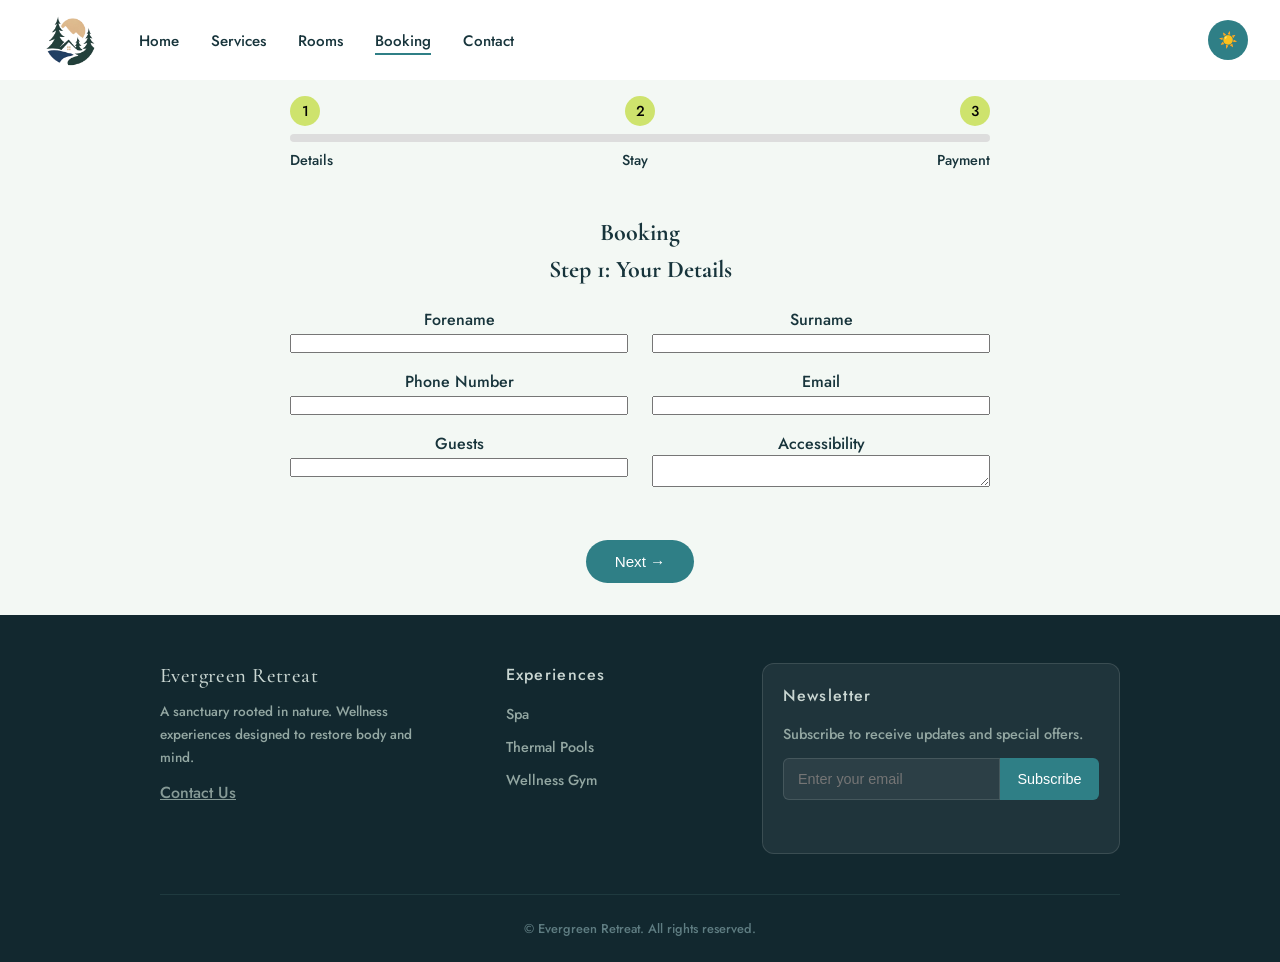
<file: Booking.html>
<!DOCTYPE html>
<html lang="en">
<head>
    <meta charset="UTF-8">
    <meta name="viewport" content="width=device-width, initial-scale=1.0">
    <title>Evergreen Retreat - Bookings</title>

    <!-- Link CSS -->
    <link rel="stylesheet" href="css/main.css">
    <link href="https://fonts.googleapis.com/css2?family=Cormorant+Garamond:wght@400;500;600;700&family=Jost:wght@300;400;500&display=swap" rel="stylesheet">
    <link rel="icon" type="image/png" href="assets/favicon.png">
    <script>
    (function () {
    const saved = localStorage.getItem("theme");
    if (saved === "dark") {
      document.documentElement.classList.add("dark-mode");
    }
    })();
    </script>
</head>

<body>

    <!-- NAVBAR -->
    
    <nav id="navbar" class="navbar" aria-label="Main navigation">
        <div class="nav-container">
            <div class="logo" aria-label="Evergreen Retreat home">
                <img id="sitelogo" src="assets/lightmodelogo.png" alt="Evergreen Retreat" style="height: 75px; width: auto; display: block;">
            </div>
            <ul class="nav-links" id="nav-menu">
                <li><a href="home.html">Home</a></li>
                <li><a href="services.html">Services</a></li>
                <li><a href="rooms.html">Rooms</a></li>
                <li><a href="Booking.html" aria-current="page">Booking</a></li>
                <li><a href="contact.html">Contact</a></li>
            </ul>
        </div>
        <button id="nav-toggle" class="nav-toggle" aria-expanded="false" aria-controls="nav-menu" aria-label="Open navigation menu">
            <span class="hamburger" aria-hidden="true"></span>
        </button>
        <button id="theme-toggle" class="theme-toggle" aria-label="Toggle dark mode">
            <img class="icon" src="assets/sun.png" alt="Dark mode">
        </button>
    </nav>

    <!-- MAIN CONTENT -->
    <main>

        <section class="section" style="padding: 1rem 1rem;">
            <div style="max-width:700px; margin:auto;">

                <!-- Circles -->
                <div style="display:flex; justify-content:space-between; margin-bottom:0.5rem;">
                    <div class="step-circle active">1</div>
                    <div class="step-circle">2</div>
                    <div class="step-circle">3</div>
                </div>

                <!-- Progress Bar -->
                <div style="height: 8px; background: #ddd; border-radius: 10px; overflow: hidden;">
                    <div id="progress" style="height: 100%; width: 0%; background: #cee36d; transition: 0.3s;"></div>
                </div>

                <!-- Labels -->
                <div style="display:flex; justify-content:space-between; margin-top:0.5rem; font-size:0.9rem;">
                    <span>Details</span>
                    <span>Stay</span>
                    <span>Payment</span>
                </div>

            </div>
        </section>
        <style>
            .step-circle {
                width: 30px;
                height: 30px;
                border-radius: 50%;
                background: #cee36d;
                color: #040404;
                display: flex;
                align-items: center;
                justify-content: center;
                font-size: 0.9rem;
            }

            .step-circle.active {
                background: #cee36d;
                color: #040404;
            }
            .error {
                color: red;
                font-size: 0.8rem;
            }
        </style>
       
        <!-- STEP 1 -->
        <section id="step1" class="section" style="padding: 2rem 1rem;">
            <div style="max-width:700px; margin:auto;"></div>
            <h2 style="margin-bottom: 0.5rem;">Booking</h2>
            <h2 style="margin-bottom: 1.5rem;">Step 1: Your Details</h2>

            <div style="max-width:700px; margin:auto;">

                <div style="display:flex; gap:1.5rem; margin-bottom:1rem;">
                    <div style="flex:1;">
                        <label>Forename</label><br>
                        <input type="text" name="forename" style="width:100%;">
                        <small class="error" id="forename-error"></small>
                    </div>

                    
                    <div style="flex:1;">
                        <label>Surname</label><br>
                        <input type="text" name="surname" style="width:100%;">
                        <small class="error" id="surname-error"></small>
                    </div>
                </div>

                <div style="display:flex; gap:1.5rem; margin-bottom:1rem;">
                    
                    <div style="flex:1;">
                        <label>Phone Number</label><br>
                        <input type="text" name="phone" maxlength="11" style="width:100%;">
                        <small class="error" id="phone-error"></small>
                    </div>

                    <div style="flex:1;">
                        <label>Email</label><br>
                        <input type="text" name="email" style="width:100%;">
                        <small class="error" id="email-error"></small>
                       
                    </div>
                    
                </div>

                <div style="display:flex; gap:1.5rem;">
                    <div style="flex:1;">
                        <label>Guests</label><br>
                        <input type="number" name="guests" min="1" style="width:100%;">
                        <small class="error" id="guests-error"></small>
                    </div>

                    <div style="flex:1;">
                        <label>Accessibility</label><br>
                        <textarea style="width:100%;"></textarea>
                    </div>
                </div>

            </div>
            
            <br>
            <div style="text-align:center; margin-top:1.5rem;">
            <button onclick="validateStep1()">Next →</button>
            </div>
        </section>

        
        
        <!-- STEP 2 -->
        <section id="step2" class="section hidden" style="padding: 2rem 1rem;">
            <div style="max-width:700px; margin:auto;"></div>
            <h2 style="margin-bottom: 1.5rem;">Step 2: Your Stay</h2>
            <div style="max-width:700px; margin:auto;">
                <!-- Dates -->
                <div style="display:flex; gap:1.5rem; margin-bottom:1.5rem;">
                    <div style="flex:1;">
                        <label>Start Date</label><br>
                        <input type="date" name="start-date" min="" style="width:100%;">
                        <small class="error" id="start-error"></small>
                    </div>

                    <div style="flex:1;">
                        <label>End Date</label><br>
                        <input type="date" name="end-date" style="width:100%;">
                        <small class="error" id="end-error"></small>
                    </div>
                </div>
                <!-- Room -->
                <div style="margin-bottom:1.5rem;">
                    <label>Room</label><br>
                    <select style="width:100%;">
                        <option>Standard</option>
                        <option>Deluxe</option>
                        <option>Suite</option>
                    </select>
                    <br><br>
                    <a href="rooms.html">
                         <button type="button">View Rooms</button>
                    </a>
                </div>
            </div>
            <br>
            <div style="text-align:center; margin-top:1.5rem;">
                <button onclick="validateStep2()">Next →</button>
            </div>
            <div style="text-align:center; margin-top:1.5rem;">
                <button onclick="prevStep()">← Back</button>
            </div>
        </section>

        <!-- STEP 3 -->
        <section id="step3" class="section hidden" style="padding: 2rem 1rem;">
            <div style="max-width:700px; margin:auto;"></div>
            <h2 style="margin-bottom: 1.5rem;">Step 3: Payment</h2>
         
            <div style="max-width:700px; margin:auto;">

                <!-- Card Number -->
                <div style="margin-bottom:1.5rem;">
                    <label>Card Number</label><br>
                    <input type="text" name="card-number" maxlength="19" style="width:100%;">
                    <small class="error" id="card-error"></small>
                </div>

                <!-- Name + CVC -->
                <div style="display:flex; gap:1.5rem;">
                    <div style="flex:2;">
                        <label>Name on Card</label><br>
                        <input type="text" name="card-name" style="width:100%;">
                        <small class="error" id="name-error"></small>
                    </div>

                    <div style="flex:1;">
                        <label>CVC</label><br>
                        <input type="text" name="cvc" maxlength="3" style="width:100%;">
                        <small class="error" id="cvc-error"></small>
                    </div>
                </div>

            </div>

            <br>
            <div style="text-align:center; margin-top:1.5rem;">
                <button onclick="prevStep()">← Back</button>
            </div>
            <div style="text-align:center; margin-top:1.5rem;">
               
                <button onclick="validateStep3()">Complete Booking</button>
                
            </div>
            
            

        </section>
        
        <footer id="site-footer" aria-label="Site footer">
            <div class="footer-inner">

                <div class="footer-grid">

                    <!-- brand -->
                    <div class="footer-brand">
                        <h2 class="footer-logo">Evergreen Retreat</h2>
                        <p>
                            A sanctuary rooted in nature. Wellness experiences designed
                            to restore body and mind.
                        </p>

                        <a href="/contact.html" class="footer-contact-link">Contact Us</a>

                    </div>

                    <!-- experiences -->
                    <nav aria-label="Experiences">
                        <h3>Experiences</h3>
                        <ul>
                            <li><a href="services.html#spa">Spa</a></li>
                            <li><a href="services.html#thermal">Thermal Pools</a></li>
                            <li><a href="services.html#gym">Wellness Gym</a></li>
                        </ul>
                    </nav>

                    <!-- newsletter -->
                    <div class="footer-newsletter">
                        <h3>Newsletter</h3>
                        <p>Subscribe to receive updates and special offers.</p>

                        <form class="email-form" novalidate>
                            <input
                                type="email"
                                name="email"
                                class="email-input"
                                placeholder="Enter your email"
                                autocomplete="email"
                            >
                            <button type="submit">Subscribe</button>
                            <span class="email-error"></span>
                        </form>
                    </div>

                </div>

                <hr aria-hidden="true">

                <div class="footer-bottom">
                    <p>&copy; <span id="footer-year"></span> Evergreen Retreat. All rights reserved.</p>
                </div>

            </div>
        </footer>

    </main>

    <!-- JS -->
    <script src="js/formValidation.js"></script>
    <script src="js/bookingNavi.js"></script>
    <script src="js/darkmode.js"></script>
    <script>
      const navToggle = document.getElementById('nav-toggle');
  const navMenu = document.getElementById('nav-menu');

  if (navToggle && navMenu) {
    navToggle.addEventListener('click', () => {
      const isOpen = navToggle.getAttribute('aria-expanded') === 'true';
      navToggle.setAttribute('aria-expanded', String(!isOpen));
      navToggle.setAttribute('aria-label', isOpen ? 'Open navigation menu' : 'Close navigation menu');
      navMenu.classList.toggle('open', !isOpen);
    });

  navMenu.querySelectorAll('a').forEach(link => {
    link.addEventListener('click', () => {
       navToggle.setAttribute('aria-expanded', 'false');
       navToggle.setAttribute('aria-label', 'Open navigation menu');
       navMenu.classList.remove('open');
    });
    });

  document.addEventListener('keydown', e => {
    if (e.key === 'Escape' && navMenu.classList.contains('open')) {
      navToggle.setAttribute('aria-expanded', 'false');
      navToggle.setAttribute('aria-label', 'Open navigation menu');
      navMenu.classList.remove('open');
      navToggle.focus();
    }
  });
  }
  </script>
  
    
</body>
</html>
</file>
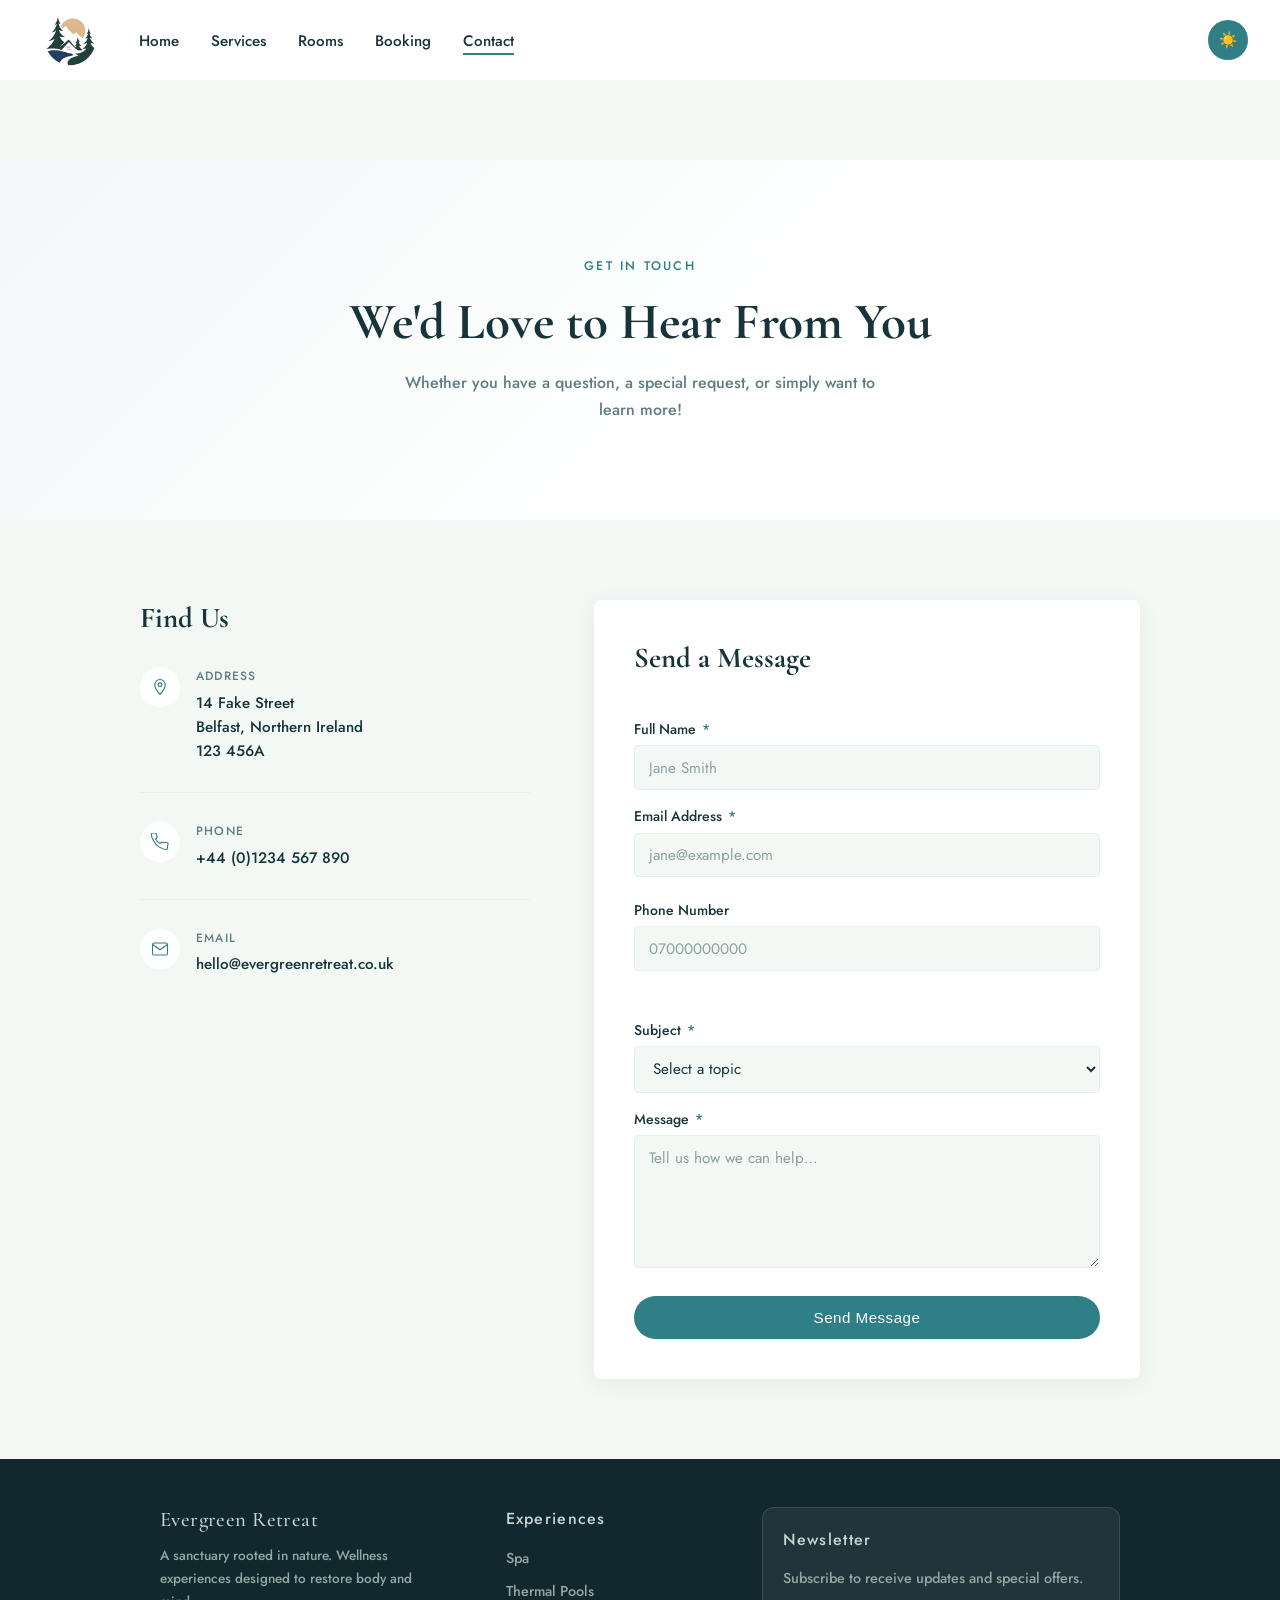
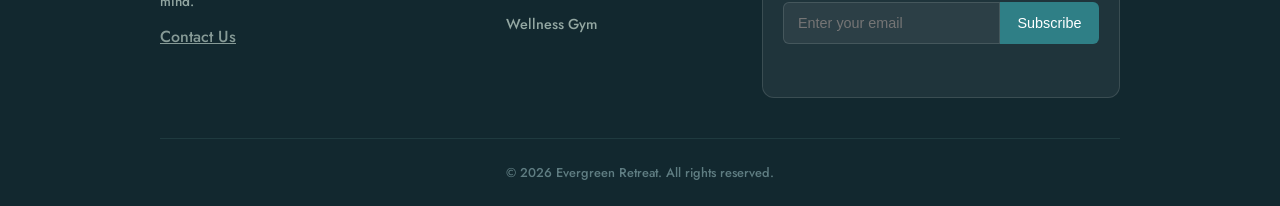
<file: contact.html>
<!DOCTYPE html>
<html lang="en">
<head>
  <meta charset="UTF-8">
  <meta name="viewport" content="width=device-width, initial-scale=1.0">
  <title>Evergreen Retreat – Contact</title>
  <link rel="stylesheet" href="css/contact.css">
  <link rel="stylesheet" href="css/main.css">
  <link rel="icon" type="image/png" href="assets/favicon.png">
  <link href="https://fonts.googleapis.com/css2?family=Cormorant+Garamond:wght@300;400&family=Jost:wght@300;400;500&display=swap" rel="stylesheet">
  <script>
    (function () {
      const saved = localStorage.getItem("theme");
      if (saved === "dark") {
        document.documentElement.classList.add("dark-mode");
      }
    })();
  </script>
</head>

<body>

  <a href="#main-content" class="skip-link">Skip to main content</a>

<!-- navbar -->
<nav id="navbar" class="navbar" aria-label="Main navigation">
  <div class="nav-container">
    <div class="logo">
      <img id="sitelogo" src="assets/lightmodelogo.png" alt="Evergreen Retreat" style="height: 75px; width: auto; display: block;">
    </div>
    <ul class="nav-links" id="nav-menu">
      <li><a href="home.html">Home</a></li>
      <li><a href="services.html">Services</a></li>
      <li><a href="rooms.html">Rooms</a></li>
      <li><a href="Booking.html">Booking</a></li>
      <li><a href="contact.html" aria-current="page">Contact</a></li>
    </ul>
  </div>
  <button id="nav-toggle" class="nav-toggle" aria-expanded="false" aria-controls="nav-menu" aria-label="Open navigation menu">
    <span class="hamburger" aria-hidden="true"></span>
  </button>
  <button id="theme-toggle" class="theme-toggle" aria-label="Toggle dark mode">
    <img class="icon" src="assets/sun.png" alt="">
  </button>
</nav>

  <!-- HERO -->
  <header class="contact-hero" role="banner">
    <div class="hero-content">
      <p class="hero-eyebrow">Get in Touch</p>
      <h1>We'd Love to Hear From You</h1>
      <p class="hero-sub">Whether you have a question, a special request, or simply want to learn more!</p>
    </div>
  </header>

  <!-- MAIN -->
  <main id="main-content">

    <section class="contact-section" aria-labelledby="contact-heading">
      <div class="contact-grid">

        <!-- INFO PANEL -->
        <div class="contact-info" aria-label="Contact information">
          <h2 id="contact-heading">Find Us</h2>

          <div class="info-item">
            <div class="info-icon" aria-hidden="true">
              <svg viewBox="0 0 24 24" fill="none" stroke="currentColor" stroke-width="1.5" stroke-linecap="round" stroke-linejoin="round">
                <path d="M12 2C8.13 2 5 5.13 5 9c0 5.25 7 13 7 13s7-7.75 7-13c0-3.87-3.13-7-7-7z"/>
                <circle cx="12" cy="9" r="2.5"/>
              </svg>
            </div>
            <div>
              <h3>Address</h3>
              <p>14 Fake Street<br>Belfast, Northern Ireland<br>123 456A</p>
            </div>
          </div>

          <div class="info-item">
            <div class="info-icon" aria-hidden="true">
              <svg viewBox="0 0 24 24" fill="none" stroke="currentColor" stroke-width="1.5" stroke-linecap="round" stroke-linejoin="round">
                <path d="M22 16.92v3a2 2 0 01-2.18 2 19.79 19.79 0 01-8.63-3.07A19.5 19.5 0 013.07 9.8 19.79 19.79 0 01.22 1.18 2 2 0 012.18 0h3a2 2 0 012 1.72c.13 1 .37 1.97.72 2.9a2 2 0 01-.45 2.11L6.09 7.91a16 16 0 006 6l1.18-1.18a2 2 0 012.11-.45c.93.35 1.9.59 2.9.72A2 2 0 0122 16.92z"/>
              </svg>
            </div>
            <div>
              <h3>Phone</h3>
              <p><a href="tel:+441234567890">+44 (0)1234 567 890</a></p>
            </div>
          </div>

          <div class="info-item">
            <div class="info-icon" aria-hidden="true">
              <svg viewBox="0 0 24 24" fill="none" stroke="currentColor" stroke-width="1.5" stroke-linecap="round" stroke-linejoin="round">
                <path d="M4 4h16c1.1 0 2 .9 2 2v12c0 1.1-.9 2-2 2H4c-1.1 0-2-.9-2-2V6c0-1.1.9-2 2-2z"/>
                <polyline points="22,6 12,13 2,6"/>
              </svg>
            </div>
            <div>
              <h3>Email</h3>
              <p><a href="mailto:hello@evergreenretreat.co.uk">hello@evergreenretreat.co.uk</a></p>
            </div>
          </div>

        </div>

        <!-- CONTACT FORM -->
        <div class="contact-form-wrap">
          <h2>Send a Message</h2>

          <div id="contact-success" class="contact-success hidden" role="alert" aria-live="assertive">
            <div class="success-icon" aria-hidden="true">✓</div>
            <h3>Message Sent!</h3>
            <p>Thank you for reaching out. We'll be in touch within 24 hours.</p>
            <button id="resetContact" type="button">Send Another</button>
          </div>

          <form id="contactForm" novalidate aria-label="Contact form" class="email-form phone-form">
            <div id="contact-error" class="form-error hidden" role="alert" aria-live="assertive"></div>

            <div class="form-row">
              <div class="form-group">
                <label for="fullName">Full Name <span class="required" aria-hidden="true">*</span></label>
                <input id="fullName" type="text" autocomplete="name" required aria-required="true" placeholder="Jane Smith">
              </div>
            </div>

            <div class="form-row">
              <div class="form-group">
                <label for="contactEmail">Email Address <span class="required" aria-hidden="true">*</span></label>
                <input id="contactEmail" type="email" autocomplete="email" required aria-required="true" placeholder="jane@example.com">
                <span class="email-error"></span>
              </div>
            </div>

            <div class="form-row">
              <div class="form-group">
                <label for="contactPhone">Phone Number</label>
                <input id="contactPhone" type="tel" autocomplete="tel" placeholder="07000000000">
                <span class="phone-error"></span>
              </div>
            </div>

            <div class="form-row">
              <div class="form-group">
                <label for="subject">Subject <span class="required" aria-hidden="true">*</span></label>
                <select id="subject" required aria-required="true">
                  <option value="">Select a topic</option>
                  <option value="booking">Booking Enquiry</option>
                  <option value="services">Services & Treatments</option>
                  <option value="rooms">Rooms & Accommodation</option>
                  <option value="events">Events & Group Bookings</option>
                  <option value="other">Other</option>
                </select>
              </div>
            </div>

            <div class="form-row">
              <div class="form-group">
                <label for="message">Message <span class="required" aria-hidden="true">*</span></label>
                <textarea id="message" rows="5" required aria-required="true" placeholder="Tell us how we can help…"></textarea>
              </div>
            </div>

            <button type="submit" class="btn submit-btn">Send Message</button>
          </form>
        </div>

      </div>
    </section>

  </main>

  <!-- FOOTER -->
  <footer id="site-footer" aria-label="Site footer">
    <div class="footer-inner">

      <div class="footer-grid">

        <div class="footer-brand">
          <h2 class="footer-logo">Evergreen Retreat</h2>
          <p>A sanctuary rooted in nature. Wellness experiences designed to restore body and mind.</p>
          <a href="contact.html" class="footer-contact-link">Contact Us</a>
        </div>

        <nav aria-label="Experiences">
          <h3>Experiences</h3>
          <ul>
            <li><a href="services.html#spa">Spa</a></li>
            <li><a href="services.html#thermal">Thermal Pools</a></li>
            <li><a href="services.html#gym">Wellness Gym</a></li>
          </ul>
        </nav>

        <div class="footer-newsletter">
          <h3>Newsletter</h3>
          <p>Subscribe to receive updates and special offers.</p>
          <form class="email-form" novalidate>
            <input type="email" name="email" class="email-input" placeholder="Enter your email" autocomplete="email">
            <button type="submit">Subscribe</button>
            <span class="email-error"></span>
          </form>
        </div>

      </div>

      <hr aria-hidden="true">

      <div class="footer-bottom">
        <p>&copy; <span id="footer-year"></span> Evergreen Retreat. All rights reserved.</p>
      </div>

    </div>
  </footer>

  <script src="js/formValidation.js"></script>
  <script src="js/darkmode.js"></script>
  <script src="js/jquery.js"></script>
  <script src="js/contact.js"></script>
  <script>
    document.getElementById('footer-year').textContent = new Date().getFullYear();
  </script>

</body>
</html>
</file>
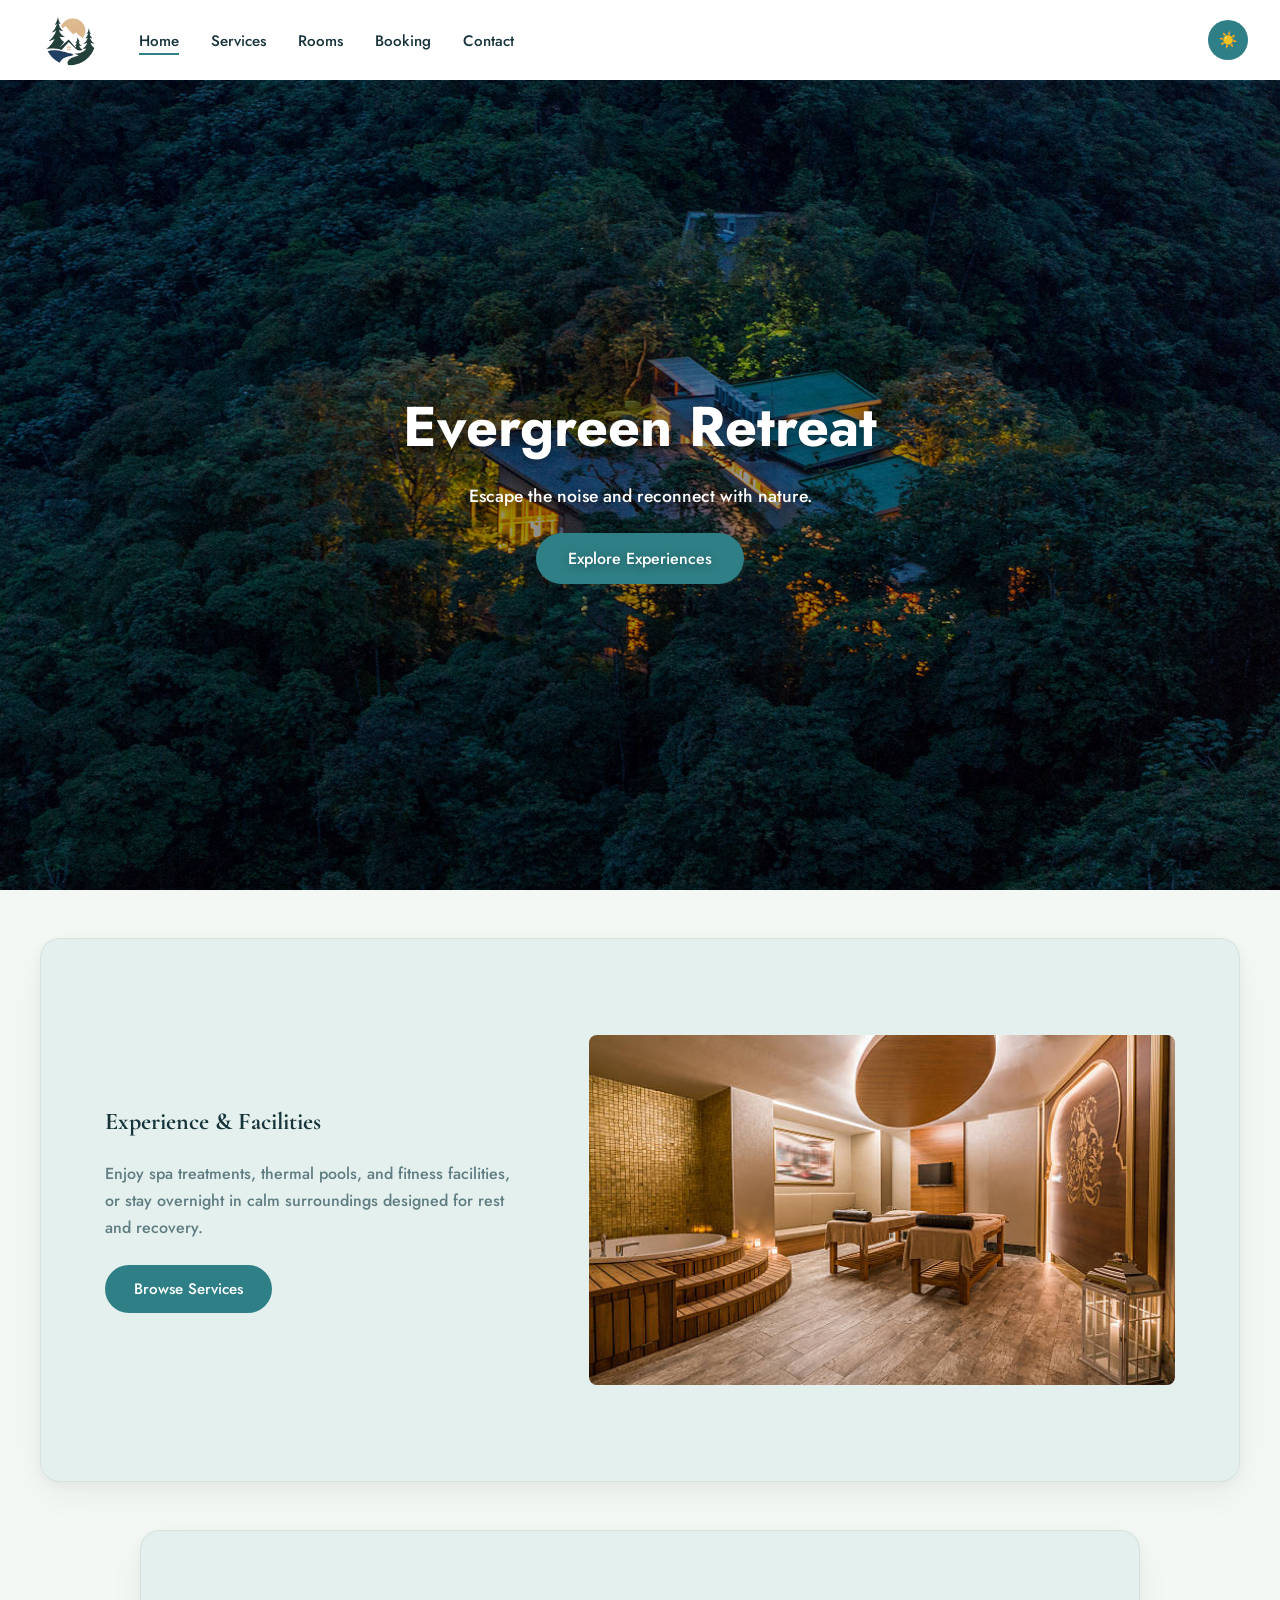
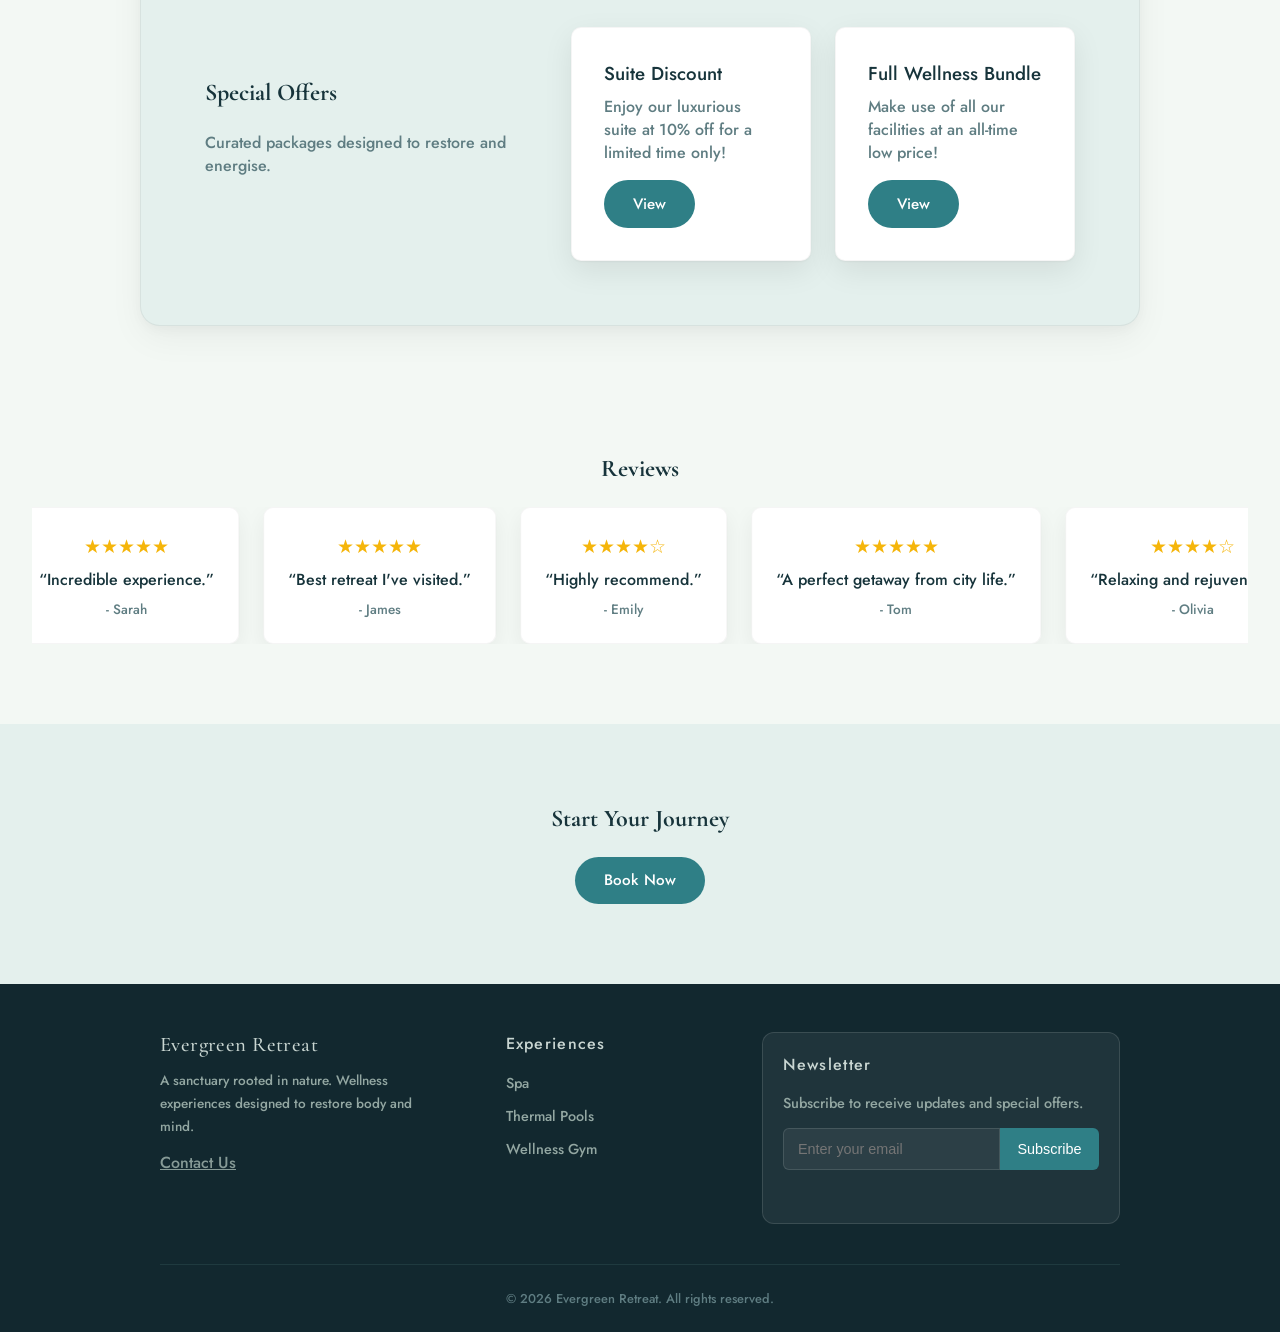
<file: home.html>
<!DOCTYPE html>
<html lang="en">
<head>
  <meta charset="UTF-8">
  <meta name="viewport" content="width=device-width, initial-scale=1.0">
  <title>Evergreen Retreat</title>

  <link rel="stylesheet" href="css/main.css">
  <link href="https://fonts.googleapis.com/css2?family=Cormorant+Garamond:wght@400;500;600;700&family=Jost:wght@300;400;500&display=swap" rel="stylesheet">
  <link rel="icon" type="image/png" href="assets/favicon.png">
  <script src="https://code.jquery.com/jquery-3.7.1.min.js"></script>
  <script>
    (function () {
    const saved = localStorage.getItem("theme");
    if (saved === "dark") {
      document.documentElement.classList.add("dark-mode");
    }
  })();
  </script>
</head>

<body class="home-page">

<a href="#main-content" class="skip-link">Skip to main content</a>

<!-- navbar -->
<nav id="navbar" class="navbar" aria-label="Main navigation">
  <div class="nav-container">
    <div class="logo">
      <img id="sitelogo" src="assets/lightmodelogo.png" alt="Evergreen Retreat" style="height: 75px; width: auto; display: block;">
    </div>
    <ul class="nav-links" id="nav-menu">
      <li><a href="home.html" aria-current="page">Home</a></li>
      <li><a href="services.html">Services</a></li>
      <li><a href="rooms.html">Rooms</a></li>
      <li><a href="Booking.html">Booking</a></li>
      <li><a href="Booking.html">Contact</a></li>
    </ul>
  </div>
  <button id="nav-toggle" class="nav-toggle" aria-expanded="false" aria-controls="nav-menu" aria-label="Open navigation menu">
    <span class="hamburger" aria-hidden="true"></span>
  </button>
  <button id="theme-toggle" class="theme-toggle" aria-label="Toggle dark mode">
    <img class="icon" src="assets/sun.png" alt="">
  </button>
</nav>

<main id="main-content" tabindex="-1">

<!-- hero -->
<header class="hero">
  <img src="assets/hero.jpg" alt="Beautiful nature retreat with spa" class="hero-img">
  <div class="hero-overlay"></div>
  <div class="hero-content">
    <h1>Evergreen Retreat</h1>
    <p>Escape the noise and reconnect with nature.</p>
    <a href="#slideshow" class="btn hero-btn">Explore Experiences</a>
  </div>
</header>

<!-- slideshow -->
<section id="slideshow" class="section services-showcase reveal">

  <div class="showcase-text">
    <h2>Experience & Facilities</h2>
    <p>
      Enjoy spa treatments, thermal pools, and fitness facilities, 
      or stay overnight in calm surroundings designed for rest and recovery.
    </p>

    <a href="services.html" class="btn">Browse Services</a>
  </div>

  <div class="slideshow">
    <img src="assets/slide1.avif" class="slide active" alt="Wellness Gym">
    <img src="assets/slide2.jpg" class="slide" alt="Spa Experience">
    <img src="assets/slide3.jpg" class="slide" alt="Luxury Accommodation">
    <img src="assets/slide4.jpg" class="slide" alt="Thermal Pools">
  </div>

</section>

<!-- offers -->
<section id="offers" class="section alt split reveal">
  <div class="split-text">
    <h2>Special Offers</h2>
    <p>Curated packages designed to restore and energise.</p>
  </div>

  <div class="cards"> 
    <div class="card"> 
      <h3>Suite Discount</h3> 
      <p>Enjoy our luxurious suite at 10% off for a limited time only!</p> 
      <a href="rooms.html#suite" class="btn small">View</a> 
    </div> 
    <div class="card"> 
      <h3>Full Wellness Bundle</h3> 
      <p>Make use of all our facilities at an all-time low price!</p> 
      <a href="services.html#booking-heading" class="btn small">View</a> 
    </div> 
  </div>
</section>

<!-- reviews -->
<section class="section reveal">
  <h2>Reviews</h2>
  <div class="reviews-carousel">
    <div class="reviews-inner">
    <div class="review-card">
      <div class="stars">★★★★★</div>
      <p>“Incredible experience.”</p>
      <span>- Sarah</span>
    </div>
    <div class="review-card">
      <div class="stars">★★★★★</div>
      <p>“Best retreat I've visited.”</p>
      <span>- James</span>
    </div>
    <div class="review-card">
      <div class="stars">★★★★☆</div>
      <p>“Highly recommend.”</p>
      <span>- Emily</span>
    </div>
    <div class="review-card">
      <div class="stars">★★★★★</div>
      <p>“A perfect getaway from city life.”</p>
      <span>- Tom</span>
    </div>
    <div class="review-card">
      <div class="stars">★★★★☆</div>
      <p>“Relaxing and rejuvenating.”</p>
      <span>- Olivia</span>
    </div>
    <div class="review-card">
      <div class="stars">★★★★★</div>
      <p>“Staff were friendly and welcoming.”</p>
      <span>- Daniel</span>
    </div>
    <div class="review-card">
      <div class="stars">★★★★☆</div>
      <p>“Beautiful surroundings and peaceful atmosphere.”</p>
      <span>- Mia</span>
    </div>
    <div class="review-card">
      <div class="stars">★★★★★</div>
      <p>“The spa treatments were excellent.”</p>
      <span>- Lucas</span>
    </div>
    <div class="review-card">
      <div class="stars">★★★★☆</div>
      <p>“Loved the yoga sessions in the morning.”</p>
      <span>- Hannah</span>
    </div>
    <div class="review-card">
      <div class="stars">★★★★★</div>
      <p>“Will definitely come back again.”</p>
      <span>- Noah</span>
    </div>
    </div>
  </div>
</section>

<!-- call to action -->
<section class="section alt reveal">
  <h2>Start Your Journey</h2>
  <a href="Booking.html" class="btn">Book Now</a>
</section>

</main>

<!-- footer -->
<footer id="site-footer" aria-label="Site footer">
  <div class="footer-inner">

    <div class="footer-grid">

      <!-- brand -->
      <div class="footer-brand">
        <h2 class="footer-logo">Evergreen Retreat</h2>
          <p>
            A sanctuary rooted in nature. Wellness experiences designed
            to restore body and mind.
          </p>

        <a href="contact.html" class="footer-contact-link">Contact Us</a>

      </div>

      <!-- experiences -->
      <nav aria-label="Experiences">
        <h3>Experiences</h3>
        <ul>
          <li><a href="services.html#spa">Spa</a></li>
          <li><a href="services.html#thermal">Thermal Pools</a></li>
          <li><a href="services.html#gym">Wellness Gym</a></li>
        </ul>
      </nav>

      <!-- newsletter -->
      <div class="footer-newsletter">
        <h3>Newsletter</h3>
        <p>Subscribe to receive updates and special offers.</p>

        <form class="email-form" novalidate>
          <input
            type="email"
            name="email"
            class="email-input"
            placeholder="Enter your email"
            autocomplete="email"
          >
          <button type="submit">Subscribe</button>
          <span class="email-error"></span>
        </form>
      </div>
    </div>

    <hr aria-hidden="true">

    <div class="footer-bottom">
      <p>&copy; <span id="footer-year"></span> Evergreen Retreat. All rights reserved.</p>
    </div>

  </div>
</footer>

<script src="js/formValidation.js"></script>
<script src="js/darkmode.js"></script>
<script src="js/home.js"></script>
<script>
    document.getElementById('footer-year').textContent = new Date().getFullYear();
</script>

</body>
</html>
</file>
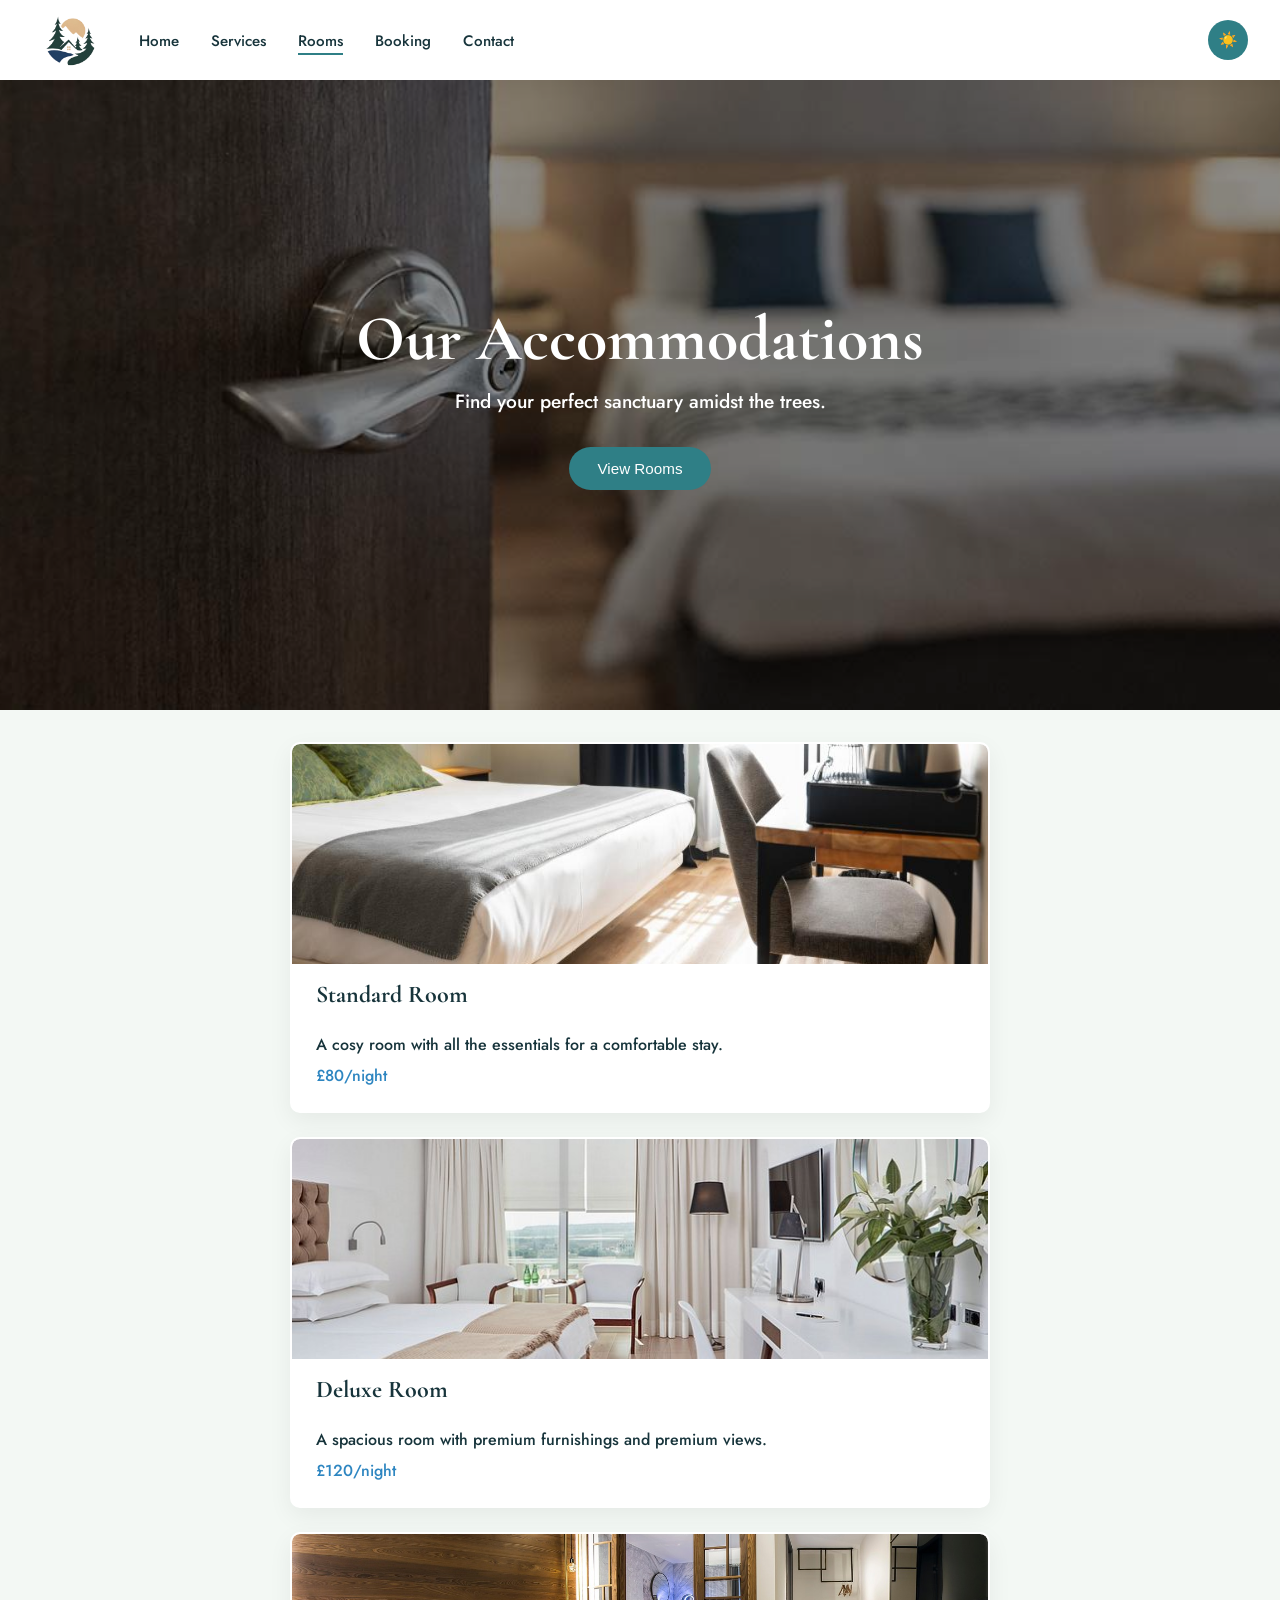
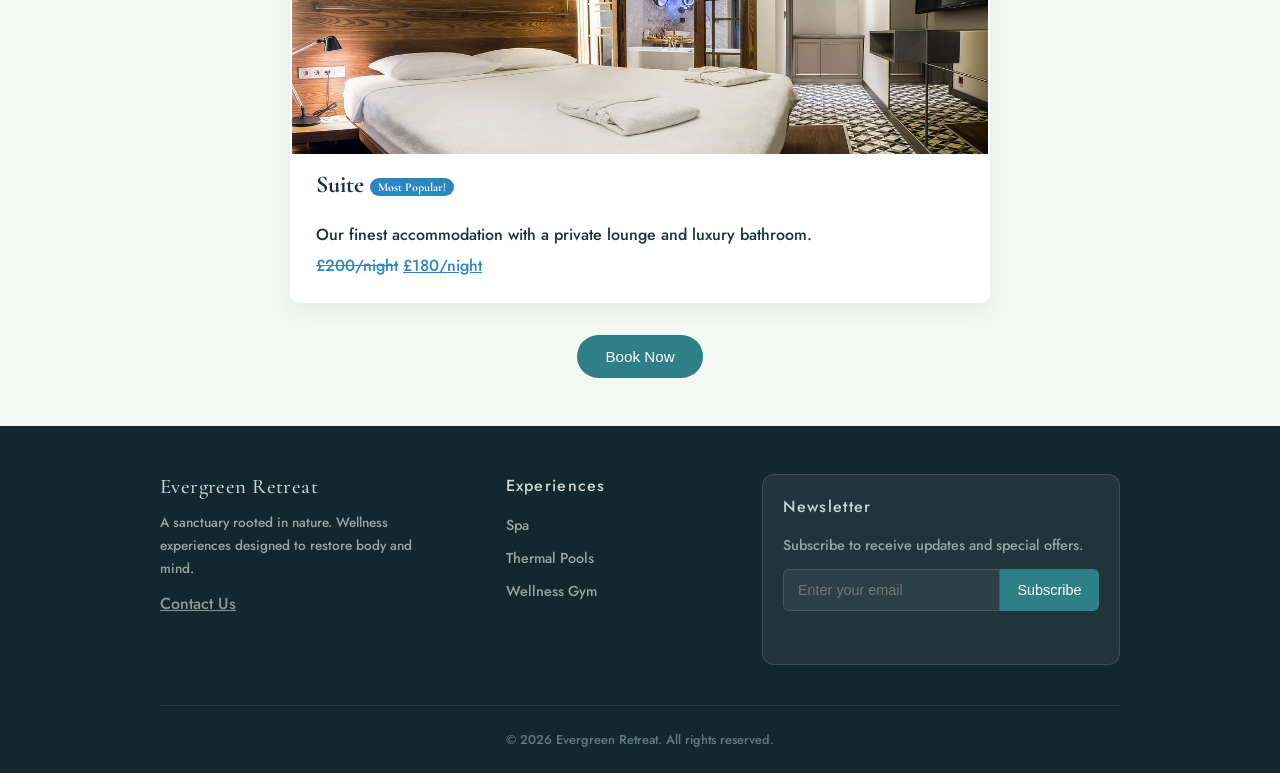
<file: rooms.html>
<!DOCTYPE html>
<html lang="en">
<head>
  <meta charset="UTF-8">
  <meta name="viewport" content="width=device-width, initial-scale=1.0">
  <title>Evergreen Retreat - Rooms</title>

  <link rel="stylesheet" href="css/rooms.css">
  <link rel="stylesheet" href="css/main.css">
  <link rel="icon" type="image/png" href="assets/favicon.png">
  <link href="https://fonts.googleapis.com/css2?family=Cormorant+Garamond:wght@300;400;500;600;700&family=Jost:wght@300;400;500&display=swap" rel="stylesheet">
  <script src="https://code.jquery.com/jquery-3.7.1.min.js"></script>
  <script>
    (function () {
      const saved = localStorage.getItem("theme");
      if (saved === "dark") {
        document.documentElement.classList.add("dark-mode");
      }
    })();
  </script>
</head>
<!-- navbar -->
<nav id="navbar" class="navbar" aria-label="Main navigation">
  <div class="nav-container">
    <div class="logo">
      <img id="sitelogo" src="assets/lightmodelogo.png" alt="Evergreen Retreat" style="height: 75px; width: auto; display: block;">
    </div>
    <ul class="nav-links" id="nav-menu">
      <li><a href="home.html">Home</a></li>
      <li><a href="services.html">Services</a></li>
      <li><a href="rooms.html"aria-current="page">Rooms</a></li>
      <li><a href="Booking.html">Booking</a></li>
      <li><a href="contact.html">Contact</a></li>
    </ul>
  </div>
  <button id="nav-toggle" class="nav-toggle" aria-expanded="false" aria-controls="nav-menu" aria-label="Open navigation menu">
    <span class="hamburger" aria-hidden="true"></span>
  </button>
  <button id="theme-toggle" class="theme-toggle" aria-label="Toggle dark mode">
    <img class="icon" src="assets/sun.png" alt="">
  </button>
</nav>
<!-- hero -->
<header class="page-hero">
  <img src="assets/roomhero.jpg" alt="Luxury nature retreat" class="page-hero-img">
  <div class="page-hero-overlay"></div>
  <div class="page-hero-content">
    <h1>Our Accommodations</h1>
    <p>Find your perfect sanctuary amidst the trees.</p>
    <button class="btn" onclick="scrollToRooms()">View Rooms</button>
  </div>
</header>
<!-- rooms -->
<div id="rooms-list" class="rooms-container">


  <div class="room" onclick="expandRoom(this)">
    <div class="room-preview">
      <img src="assets/basicroom.jpg" alt="Standard Room">
      <div class="room-preview-text">
        <h2>Standard Room</h2>
        <p>A cosy room with all the essentials for a comfortable stay.</p>
        <span class="room-price">£80/night</span>
      </div>
    </div>
    <div class="room-expanded">
      <img src="assets/basicroom.jpg" alt="Standard Room">
      <div class="room-expanded-text">
        <h2>Standard Room</h2>
        <p>A comfortable and cosy retreat featuring a king-size bed, ensuite batjhroom, TV, complimentary Wi-Fi, and serene garden views. Perfect for guests seeking a peaceful and affordable stay.</p>
        <span class="room-price">£80/night</span>
      </div>
    </div>
  </div>

  <div class="room" onclick="expandRoom(this)">
    <div class="room-preview">
      <img src="assets/midroom.jpg" alt="Deluxe Room">
      <div class="room-preview-text">
        <h2>Deluxe Room</h2>
        <p>A spacious room with premium furnishings and premium views.</p>
        <span class="room-price">£120/night</span>
      </div>
    </div>
    <div class="room-expanded">
      <img src="assets/midroom.jpg" alt="Deluxe Room">
      <div class="room-expanded-text">
        <h2>Deluxe Room</h2>
        <p>Elevate your comfort with a super-king bed, premium linen bedsheets, a cosy sitting area,shower, and stunning natural views. Includes a welcome cocktail/mocktails tray and nightly housekeeping service.</p>
        <span class="room-price">£120/night</span>
      </div>
    </div>
  </div>

  <div id="suite" class="room" onclick="expandRoom(this)">
    <div class="room-preview">
      <img src="assets/slide3.jpg" alt="Suite">
      <div class="room-preview-text">
        <h2>Suite <span class="badge">Most Popular!</span></h2>
        <p>Our finest accommodation with a private lounge and luxury bathroom.</p>
        <span class="room-price"><s>£200/night</s> <u>£180/night</u></span>
      </div>
    </div>
    <div class="room-expanded">
      <img src="assets/slide3.jpg" alt="Suite">
      <div class="room-expanded-text">
        <h2>Suite <span class="badge">Most Popular!</span></h2>
        <p>Our most luxurious quarters. A private lounge, spa bathroom with spacious bath, locally handcrafted furnishings, and sweeping views across the retreat grounds. Includes daily breakfast with gluten free and vegan options available, a personal butler, and access to our exclusive wellness facilities included.</p>
        <span class="room-price"><s>£200/night</s> <u>Limited Price: £180/night</u></span>
      </div>
    </div>
  </div>

</div>
</div>
<div class="confirm-selection">
  <a href="Booking.html"><button>Book Now</button></a>
</div>
<!-- footer -->
<footer id="site-footer" aria-label="Site footer">
  <div class="footer-inner">
    <div class="footer-grid">
      <div class="footer-brand">
        <h2 class="footer-logo">Evergreen Retreat</h2>
        <p>A sanctuary rooted in nature. Wellness experiences designed to restore body and mind.</p>
        <a href="/contact.html" class="footer-contact-link">Contact Us</a>
      </div>
      <nav aria-label="Experiences">
        <h3>Experiences</h3>
        <ul>
          <li><a href="services.html#spa">Spa</a></li>
          <li><a href="services.html#thermal">Thermal Pools</a></li>
          <li><a href="services.html#gym">Wellness Gym</a></li>
        </ul>
      </nav>
      <div class="footer-newsletter">
        <h3>Newsletter</h3>
        <p>Subscribe to receive updates and special offers.</p>
        <form class="email-form" novalidate>
          <input type="email" name="email" class="email-input" placeholder="Enter your email" autocomplete="email">
          <button type="submit">Subscribe</button>
          <span class="email-error"></span>
        </form>
      </div>
    </div>
    <hr aria-hidden="true">
    <div class="footer-bottom">
      <p>&copy; <span id="footer-year"></span> Evergreen Retreat. All rights reserved.</p>
    </div>
  </div>
</footer>

<script src="js/formValidation.js"></script>
<script src="js/darkmode.js"></script>
<script src="js/rooms.js"></script>
<script>
    document.getElementById('footer-year').textContent = new Date().getFullYear();
</script>
</body>
</html>
</file>
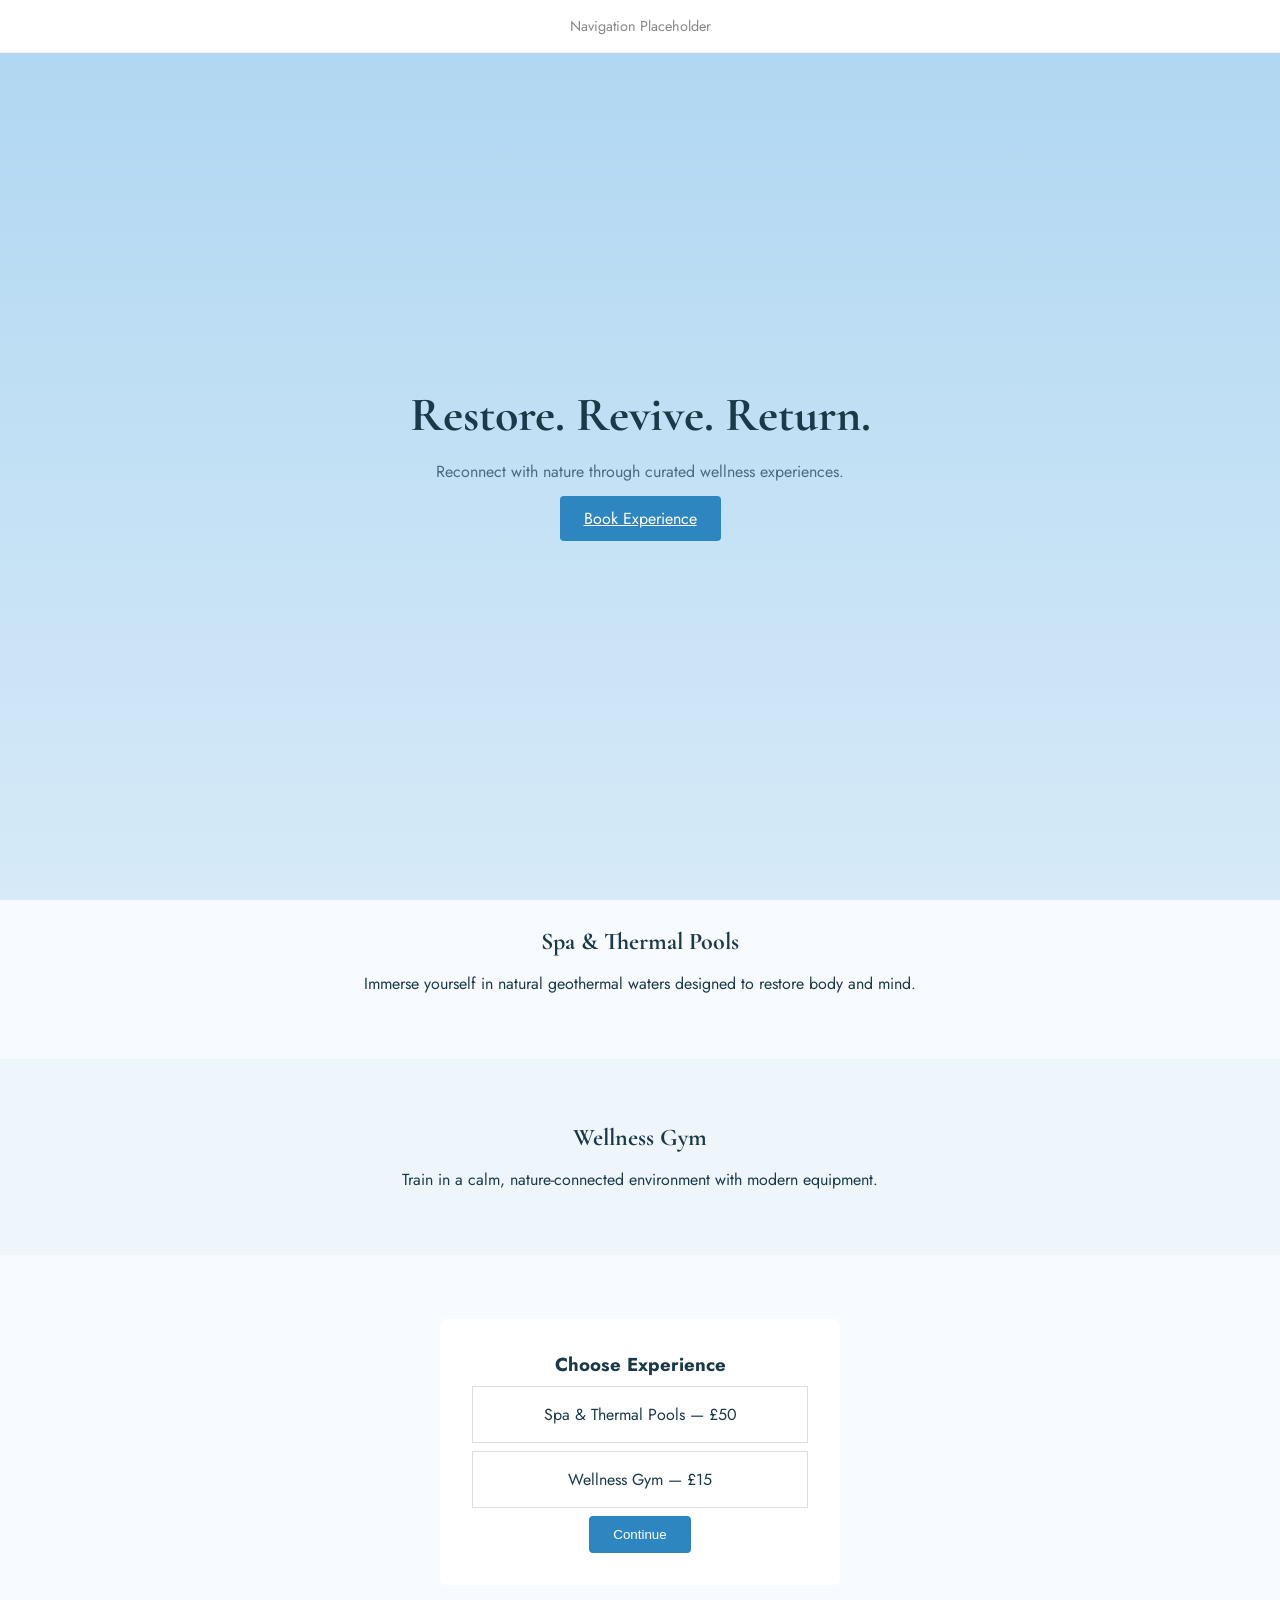
<file: CW2/services.html>
<!DOCTYPE html>
<html lang="en">
<head>
  <meta charset="UTF-8">
  <meta name="viewport" content="width=device-width, initial-scale=1.0">
  <title>Verdana Retreat – Services</title>

  <link rel="stylesheet" href="css/services.css">
  <link href="https://fonts.googleapis.com/css2?family=Cormorant+Garamond:wght@300;400&family=Jost:wght@300;400;500&display=swap" rel="stylesheet">
  <script src="https://code.jquery.com/jquery-3.7.1.min.js"></script>
</head>

<body>

<!-- NAV PLACEHOLDER -->
<nav class="nav-placeholder">
  Navigation Placeholder
</nav>

<!-- HERO -->
<header class="hero">
  <div class="hero-img"></div>
  <div class="hero-content">
    <h1>Restore. Revive. Return.</h1>
    <p>Reconnect with nature through curated wellness experiences.</p>
    <a href="#booking" class="btn">Book Experience</a>
  </div>
</header>

<!-- SPA -->
<section id="spa" class="section">
  <h2>Spa & Thermal Pools</h2>
  <p>Immerse yourself in natural geothermal waters designed to restore body and mind.</p>
</section>

<!-- GYM -->
<section id="gym" class="section alt">
  <h2>Wellness Gym</h2>
  <p>Train in a calm, nature-connected environment with modern equipment.</p>
</section>

<!-- BOOKING -->
<section id="booking" class="section">
  <div class="booking-card">

    <div id="step1">
      <h3>Choose Experience</h3>

      <div class="service-card" data-value="Spa & Thermal Pools" data-price="50">
        Spa & Thermal Pools — £50
      </div>

      <div class="service-card" data-value="Wellness Gym" data-price="15">
        Wellness Gym — £15
      </div>

      <button id="nextToStep2" disabled>Continue</button>
    </div>

    <div id="step2" class="hidden">
      <h3>Your Details</h3>

      <input id="firstName" placeholder="First Name">
      <input id="email" placeholder="Email">
      <input type="date" id="bookDate">

      <select id="guests">
        <option value="">Guests</option>
        <option>1</option>
        <option>2</option>
      </select>

      <button id="nextToStep3">Review</button>
    </div>

    <div id="step3" class="hidden">
      <h3>Summary</h3>
      <p id="sumService"></p>
      <p id="sumPrice"></p>

      <button id="submitBooking">Confirm</button>
    </div>

    <div id="success" class="hidden">
      <h3>Booked ✔</h3>
    </div>

  </div>
</section>

<script src="js/services.js"></script>
</body>
</html>
</file>
<file: css/main.css>
:root {
  --primary: #2f7f86;

  --bg: #f3f8f4;
  --surface: #ffffff;
  --surface-alt: #e4f0ed;

  --text: #17343b;
  --text-muted: #5f7d82;

  --footer-bg: #12282f;
  --footer-text: #c9d6d2;
  --footer-muted: #93a7a2;
}

html.dark-mode {
  --primary: #3f8f95;

  --bg: #0f1c1f;
  --surface: #162a2e;
  --surface-alt: #1b3338;

  --text: #d7e6e3;
  --text-muted: #93b0b4;

  --footer-bg: #0b1416;
  --footer-text: #d7e6e3;
  --footer-muted: #8aa3a6;
}


* {
  margin: 0;
  padding: 0;
  box-sizing: border-box;
}

body {
  font-family: 'Jost', sans-serif;
  background: var(--bg);
  color: var(--text);
  font-weight: 500;
  padding-top: 80px; /* navbar space */
}

/* dark mode transition */
body, .card, .review-card, .navbar, footer, .footer-newsletter {
  transition: background 0.3s ease, color 0.3s ease, border-color 0.3s ease, box-shadow 0.3s ease;
}

.hidden {
  display: none;
}

/* scroll reveal animation */
.reveal {
  opacity: 0;
  transform: translateY(50px);
  transition: opacity 0.8s ease, transform 0.8s ease;
}

.reveal.visible {
  opacity: 1;
  transform: translateY(0);
}

a:focus-visible,
button:focus-visible,
input:focus-visible {
  outline: 2px solid var(--primary);
  outline-offset: 3px;
}

/* skip link */
.skip-link {
  position: absolute;
  top: -100%;
  left: 1rem;
  background: var(--primary);
  color: white;
  padding: 0.6rem 1.2rem;
  border-radius: 0 0 4px 4px;
  text-decoration: none;
  font-size: 0.9rem;
  z-index: 9999;
}

.skip-link:focus {
  top: 0; 
}

/* hamburger */
.nav-toggle { 
  display: none;
  background: transparent;
  border: none;
  cursor: pointer;
  padding: 0.5rem;
}

.nav-toggle:hover {
  background: transparent;
  border-color: var(--primary);
  transform: none;
  box-shadow: none;
}

.nav-toggle:active,
.nav-toggle:focus {
  background: transparent;
  box-shadow: none;
  transform: none;
}

.hamburger, .hamburger::before, .hamburger::after {
  display: block;
  width: 24px;
  height: 2px;
  background: var(--text);
  border-radius: 2px;
  transition: transform 0.25s, opacity 0.25s;
  position: relative;
}

.hamburger::before, .hamburger::after {
  content: '';
  position: absolute;
  left: 0;
}

.hamburger::before {
  top: -7px;
}

.hamburger::after {
  top: 7px;
}

.nav-toggle[aria-expanded="true"] .hamburger {
  background: transparent;
}

.nav-toggle[aria-expanded="true"] .hamburger::before {
  transform: translateY(7px) rotate(45deg);
}

.nav-toggle[aria-expanded="true"] .hamburger::after {
  transform: translateY(-7px) rotate(-45deg);
}


/* navbar */
.navbar {
  position: fixed;
  top: 0;
  width: 100%;
  height: 80px;
  background: var(--surface);
  display: flex;
  align-items: center;
  z-index: 1000;
}

.nav-container {
  display: flex;
  align-items: center;
  justify-content: center;
  position: relative;
  padding: 0 2rem;
  gap: 2rem;
}

.logo {
  font-family: 'Cormorant Garamond', serif;
  font-size: 1.5rem;
  margin-right: auto;
}

.nav-links {
  display: flex;
  gap: 2rem;
  list-style: none;
  margin: 0 auto;
}

.nav-links a {
  text-decoration: none;
  color: var(--text);
  font-size: 0.95rem;
  position: relative;
}

.nav-links a::after {
  content: '';
  position: absolute;
  bottom: -3px;
  left: 0;
  width: 0;
  height: 2px;
  background: var(--primary);
  transition: width 0.3s ease;
}

.nav-links a[aria-current="page"]::after {
  width: 100%;
}

.nav-links a:hover::after {
  width: 100%;
}

.theme-toggle {
  position: absolute;
  right: 2rem;
  top: 50%;
  transform: translateY(-50%);

  width: 40px;
  height: 40px;
  border-radius: 50%;

  display: grid;
  place-items: center;
  padding: 0;
}

.theme-toggle .icon {
  width: 18px;
  height: 18px;
}

.theme-toggle:hover {
  border-color: var(--primary);
  color: var(--primary);
  transform: translateY(calc(-50% - 2px)); /* to keep centered with transition */
  box-shadow: 0 5px 15px rgba(0,0,0,0.15);
}

/* home page hero */
.home-page .hero {
  height: 90vh;
  position: relative;
  display: flex;
  align-items: center;
  justify-content: center;
  text-align: center;
  color: white;
  text-shadow: 0 2px 10px rgba(0,0,0,0.35);
}

.home-page .hero-img {
  position: absolute;
  inset: 0;
  width: 100%;
  height: 100%;
  object-fit: cover;
  z-index: -2;
}

.home-page .hero-overlay {
  position: absolute;
  inset: 0;
  background: rgba(0,0,0,0.4);
  z-index: -1;
}

.home-page .hero-content {
  opacity: 0;
}

.home-page .hero h1 {
  font-size: 3.5rem;
  margin-bottom: 1rem;
}

.home-page .hero p {
  font-size: 1.1rem;
  margin-bottom: 1.5rem;
  color: white; 
}

/* sections */
.section {
  padding: 5rem 2rem;
  text-align: center;
}

.section.alt {
  background: var(--surface-alt);
}

h2 {
  font-family: 'Cormorant Garamond', serif;
  margin-bottom: 1.5rem;
  color: var(--text);
}

h3 {
  font-weight: 500;
}

/* buttons */
.btn, button {
  display: inline-block;
  padding: 0.8rem 1.8rem;
  border: none;
  background: var(--primary);
  color: white;
  text-decoration: none;
  cursor: pointer;
  border-radius: 30px;
  font-size: 0.95rem;
  transition: all 0.3s ease;
}

.btn:hover, button:hover {
  background: #256a70;
  transform: translateY(-2px);
  box-shadow: 0 5px 15px rgba(0,0,0,0.15);
}

.hero-btn {
  font-size: 1rem;
  padding: 0.9rem 2rem;
}

.services-showcase {
  display: flex;
  align-items: center;
  justify-content: center;
  gap: 4rem;
  text-align: left;
  max-width: 1200px;

  background: var(--surface-alt);
  border: 1px solid rgba(0,0,0,0.06);
  border-radius: 20px;
  padding: 4rem;
  margin: 3rem auto;
  max-width: 1200px;

  box-shadow:
    0 4px 12px rgba(0,0,0,0.03),
    0 12px 35px rgba(0,0,0,0.05);
}

html.dark-mode .services-showcase {
  border: 1px solid rgba(255,255,255,0.08);

  box-shadow:
    0 4px 12px rgba(0,0,0,0.25),
    0 14px 40px rgba(0,0,0,0.35);
}

.showcase-text {
  max-width: 420px;
}

.showcase-text p {
  margin-bottom: 1.5rem;
  line-height: 1.7;
  color: var(--text-muted)
}

/* slideshow */
.slideshow {
  position: relative;
  width: 100%;
  max-width: 700px;
  height: 350px;
  margin: 2rem auto;
  overflow: hidden;
  border-radius: 8px;
}

.slide {
  position: absolute;
  inset: 0;
  width: 100%;
  height: 100%;
  object-fit: cover;
  opacity: 0;
  transform: scale(1.05);
  transition: opacity 0.8s ease, transform 4s ease;
}

.slide.active {
  opacity: 1;
  transform: scale(1);
}

/* offers */

#offers {
  background: var(--surface-alt);
  border: 1px solid rgba(0,0,0,0.06);
  border-radius: 20px;
  padding: 4rem;
  margin: 3rem auto;

  box-shadow:
    0 4px 12px rgba(0,0,0,0.03),
    0 12px 35px rgba(0,0,0,0.05);
}

.split {
  display: flex;
  align-items: center;
  justify-content: center;
  gap: 3rem;
  max-width: 1000px;
  margin: auto;
  text-align: left;
}

.split-text {
  max-width: 350px;
}

.split-text p {
  color: var(--text-muted)
}

/* cards */
.cards {
  display: flex;
  gap: 1.5rem;
  justify-content: center;
  margin-top: 2rem;
}

.card {
  background: var(--surface);
  padding: 2rem;
  border-radius: 10px;
  width: 240px;
  border: 1px solid rgba(0,0,0,0.06);

  box-shadow:
    0 1px 2px rgba(0,0,0,0.04),
    0 10px 30px rgba(0,0,0,0.08);

  transition: all 0.3s ease;
}

body.dark-mode .card {
  border: 1px solid rgba(255,255,255,0.08);
  box-shadow:
    0 1px 2px rgba(0,0,0,0.3),
    0 12px 35px rgba(0,0,0,0.45);
}

.card:hover {
  transform: translateY(-6px);
  box-shadow: 0 15px 35px rgba(0,0,0,0.1);
}

.card h3 {
  margin-bottom: 0.5rem;
}

.card p {
  margin-bottom: 1rem;
  color: var(--text-muted);
}

/* reviews */
.reviews-carousel {
  display: flex;
  overflow: hidden;
  width: 100%;
}

.reviews-inner {
  display: flex;
  gap: 1.5rem;
  will-change: transform;
}

.review-card {
  flex: 0 0 auto;
  scroll-snap-align: start;
  background: var(--surface);
  padding: 1.5rem;
  border-radius: 10px;
  text-align: center;
  box-shadow: 0 8px 25px rgba(0,0,0,0.06);
  transition: transform 0.4s ease, box-shadow 0.4s ease;
}

.review-card:hover {
  transform: scale(1.05);
  box-shadow: 0 15px 35px rgba(0,0,0,0.1);
}

.stars {
  color: #f5b50a;
  margin-bottom: 0.5rem;
  font-size: 1.2rem;
}

.review-card span {
  display: block;
  margin-top: 0.5rem;
  font-size: 0.85rem;
  color: var(--text-muted);
}

.card, .review-card {
  border: 1px solid rgba(0,0,0,0.04);
}

body.dark-mode .card,
body.dark-mode .review-card {
  border: 1px solid rgba(255,255,255,0.06);
}

/* FOOTER */
footer {
  background: var(--footer-bg);
  color: var(--footer-text);
  padding: 3rem 2rem 1.5rem;
}

.footer-inner {
  max-width: 960px;
  margin: 0 auto;
}

.footer-grid {
  display: grid;
  grid-template-columns: 1.4fr 1fr 1.6fr;
  gap: 2rem;
  align-items: start;
  margin-bottom: 2.5rem;
}

.footer-logo {
  font-family: 'Cormorant Garamond', serif;
  font-size: 1.3rem;
  font-weight: 500;
  color: var(--footer-text);
  margin-bottom: 0.75rem;
  letter-spacing: 0.02em;
}

.footer-brand p {
  font-size: 0.85rem;
  max-width: 32ch;
  color: var(--footer-muted);
  line-height: 1.7;
}

footer h3 {
  font-size: 1rem;
  font-weight: 500;
  letter-spacing: 0.08em;
  color: var(--footer-text);
  margin-bottom: 1rem;
}

/* experiences list */
footer nav ul {
  list-style: none;
  display: flex;
  flex-direction: column;
  gap: 10px;
}

footer nav ul a {
  font-size: 0.9rem;
  color: var(--footer-muted);
  text-decoration: none;
}

footer nav ul a:hover {
  color: var(--footer-text);
}

/* contact link */
.footer-contact-link {
  display: inline-block;
  text-decoration: underline;
  opacity: 0.9;
  margin-top: 0.75rem;
  font-size: 1rem;
  color: var(--footer-muted);
}

.footer-contact-link:hover {
  color: var(--footer-text);
}

/* newsletter card */
.footer-newsletter {
  background: rgba(255,255,255,0.06);
  border: 1px solid rgba(255,255,255,0.12);
  color: var(--footer-text);
  border-radius: 12px;
  padding: 1.25rem;
}

.footer-newsletter p {
  font-size: 0.9rem;
  color: var(--footer-muted);
  margin-bottom: 0.8rem;
  line-height: 1.6;
}

.footer-newsletter form {
  display: grid;
  grid-template-columns: 1fr auto;
  align-items: stretch;
  gap: 0;
}

.footer-newsletter input {
  width: 100%;
  min-width: 180px;
  height: 42px;
  padding: 0 0.9rem;
  border-right: none;
  border-radius: 6px 0 0 6px;
  font-size: 0.9rem;
  outline: none;
  background: rgba(255, 255, 255, 0.06);
  border: 1px solid rgba(255, 255, 255, 0.12);
  color: var(--footer-text);
}


.footer-newsletter button {
  height: 42px;
  padding: 0 1.1rem !important;
  white-space: nowrap;
  border-radius: 0 6px 6px 0 !important;
  font-size: 0.9rem;
  border: none;
  background: var(--primary);
  color: white;
  cursor: pointer;
  transform: none;
  box-shadow: none;
}

.footer-newsletter button:hover {
  background: #256a70;
  transform: none;
  box-shadow: 0 5px 15px rgba(0,0,0,0.15);
}

.footer-newsletter button:disabled {
  background: rgba(255, 255, 255, 0.15);
  color: var(--footer-muted);
  cursor: not-allowed;
}

.footer-newsletter input:disabled {
  background: rgba(255, 255, 255, 0.03);
  border: 1px solid rgba(255, 255, 255, 0.08);
  color: var(--footer-muted);
  cursor: not-allowed;
}

.footer-newsletter .email-error {
  width: 100%;
  margin-top: 0.8rem;
  font-size: 0.85rem;
  min-height: 20px;
  transition: all 0.3s ease;
  opacity: 0;
  transform: translateY(-5px);
}

.contact-form-wrap .email-error {
  grid-column: unset;
  margin-top: 0.4rem;
  min-height: unset;
}

.email-error.error {
  color: #ff8a8a;
  font-weight: 500;
}

.email-error.success {
  color: #7ee2a8;
  font-weight: 500;
}

.email-error.show {
  opacity: 1;
  transform: translateY(0px);
}

.phone-error.error {
  color: #ff8a8a;
  font-weight: 500;
}

.phone-error {
  width: 100%;
  margin-top: 0.8rem;
  font-size: 0.85rem;
  min-height: 20px;
  transition: all 0.3s ease;
  opacity: 0;
  transform: translateY(-5px);
}

.phone-error.show {
  opacity: 1;
  transform: translateY(0px);
}

/* bottom */
footer hr {
  border: none;
  border-top: 1px solid #1f3a3f;
  margin: 0 0 1.5rem;
}

.footer-bottom {
  display: flex;
  justify-content: center;
  text-align: center;
}

.footer-bottom p {
  font-size: 0.8rem;
  color: var(--text-muted);
}

/* mobile */
@media (max-width: 768px) {
  .nav-toggle {
    display: flex;
  }

  .nav-links {
    display: none;
    flex-direction: column;
    gap: 0;
    position: absolute;
    top: 80px;
    left: 0;
    right: 0;
    background: var(--surface);
    border-top: 1px solid var(--surface-alt);
    padding: 1rem 2rem;
    box-shadow: 0 4px 12px rgba(0,0,0,0.08);
  }

  .nav-links.open {
    display: flex;
  }

  .nav-links li {
    padding: 0.6rem 0;
    border-bottom: 1px solid var(--surface-alt);
  }

  .nav-links li:last-child {
    border-bottom: none;
  }

  .logo {
    margin-right: 0;
  }

  .nav-container {
    justify-content: space-between;
    padding: 0 1rem;
  }

  .section {
    padding: 3rem 1.25rem;
  }

  .home-page .hero h1 {
    font-size: 2.2rem;
  }

  .home-page .hero p {
    font-size: 1rem;
  }

  .services-showcase,
  .split,
  .cards,
  .footer-grid {
    flex-direction: column;
    text-align: center;
    gap: 2rem;
  }

  .showcase-text,
  .split-text {
    max-width: 100%;
  }

  .card {
    width: 100%;
    max-width: 320px;
  }

  .slideshow {
    height: 250px;
  }

  #offers,
  .services-showcase {
    padding: 2rem;
    margin: 2rem 1rem;
  }

  .nav-links {
    gap: 1rem;
  }

  .theme-toggle {
    right: 1rem;
  }

  .footer-grid {
    grid-template-columns: 1fr;
    gap: 2rem;
    text-align: center;
  }

  .footer-brand p {
    max-width: 100%;
    margin: 0 auto;
  }

  /* ── CONTACT HERO ── */
.contact-hero {
  min-height: 40vh;
  display: flex;
  align-items: center;
  justify-content: center;
  text-align: center;
  margin-top: 80px;
  background: var(--surface);
  padding: 4rem 2rem;
  position: relative;
  overflow: hidden;
}

.contact-hero::before {
  content: '';
  position: absolute;
  inset: 0;
  background: linear-gradient(135deg, rgba(47,127,134,0.06) 0%, transparent 60%);
  pointer-events: none;
}

.hero-eyebrow {
  font-size: 0.78rem;
  letter-spacing: 0.18em;
  text-transform: uppercase;
  color: var(--primary);
  margin-bottom: 1rem;
  animation: fadeUp 0.7s ease both;
}

.contact-hero h1 {
  font-family: 'Cormorant Garamond', serif;
  font-size: clamp(2rem, 5vw, 3.2rem);
  color: var(--text);
  margin-bottom: 1rem;
  animation: fadeUp 0.7s 0.1s ease both;
}

.hero-sub {
  color: var(--text-muted);
  font-size: 1rem;
  max-width: 480px;
  margin: 0 auto;
  line-height: 1.7;
  animation: fadeUp 0.7s 0.2s ease both;
}

@keyframes fadeUp {
  from { opacity: 0; transform: translateY(20px); }
  to   { opacity: 1; transform: translateY(0); }
}

/* ── CONTACT SECTION ── */
.contact-section {
  padding: 5rem 2rem;
  background: var(--bg);
}

.contact-grid {
  display: grid;
  grid-template-columns: 1fr 1.4fr;
  gap: 4rem;
  max-width: 1000px;
  margin: 0 auto;
  align-items: start;
}

/* ── INFO PANEL ── */
.contact-info h2,
.contact-form-wrap h2 {
  font-family: 'Cormorant Garamond', serif;
  font-size: 1.8rem;
  color: var(--text);
  margin-bottom: 2rem;
}

.info-item {
  display: flex;
  gap: 1rem;
  align-items: flex-start;
  margin-bottom: 1.8rem;
  padding-bottom: 1.8rem;
  border-bottom: 1px solid var(--surface-alt);
}

.info-item:last-child {
  border-bottom: none;
  margin-bottom: 0;
  padding-bottom: 0;
}

.info-icon {
  flex-shrink: 0;
  width: 40px;
  height: 40px;
  background: var(--surface);
  border-radius: 50%;
  display: flex;
  align-items: center;
  justify-content: center;
  color: var(--primary);
}

.info-icon svg {
  width: 18px;
  height: 18px;
}

.info-item h3 {
  font-size: 0.75rem;
  letter-spacing: 0.1em;
  text-transform: uppercase;
  color: var(--text-muted);
  margin-bottom: 0.35rem;
  font-weight: 500;
}

.info-item p {
  font-size: 0.95rem;
  color: var(--text);
  line-height: 1.6;
}

.info-item a {
  color: var(--text);
  text-decoration: none;
  transition: color 0.2s;
}

.info-item a:hover {
  color: var(--primary);
}

/* ── CONTACT FORM ── */
.contact-form-wrap {
  background: var(--surface);
  border-radius: 8px;
  padding: 2.5rem;
  box-shadow: 0 4px 24px rgba(0,0,0,0.06);
}

.form-row {
  margin-bottom: 0.25rem;
}

.form-group {
  display: flex;
  flex-direction: column;
}

.form-group label {
  font-size: 0.88rem;
  color: var(--text);
  margin-bottom: 0.4rem;
  margin-top: 0.75rem;
}

.required {
  color: var(--primary);
  margin-left: 2px;
}

.form-group input,
.form-group select,
.form-group textarea {
  width: 100%;
  padding: 0.65rem 0.85rem;
  border: 1px solid var(--surface-alt);
  border-radius: 4px;
  background: var(--bg);
  color: var(--text);
  font-family: 'Jost', sans-serif;
  font-size: 0.95rem;
  transition: border-color 0.2s, box-shadow 0.2s;
  resize: vertical;
}

.form-group input::placeholder,
.form-group textarea::placeholder {
  color: var(--text-muted);
  opacity: 0.7;
}

.form-group input:focus,
.form-group select:focus,
.form-group textarea:focus {
  outline: none;
  border-color: var(--primary);
  box-shadow: 0 0 0 3px rgba(47,127,134,0.18);
}

.submit-btn {
  width: 100%;
  margin-top: 1.5rem;
  padding: 0.85rem;
  font-size: 1rem;
  letter-spacing: 0.03em;
}

/* ── ERROR ── */
.form-error {
  background: #fff0f0;
  color: #c0392b;
  border: 1px solid #f5c6cb;
  border-radius: 4px;
  padding: 0.75rem 1rem;
  font-size: 0.9rem;
  margin-bottom: 1rem;
}

/* ── SUCCESS ── */
.contact-success {
  text-align: center;
  padding: 2rem 1rem;
}

.contact-success .success-icon {
  width: 56px;
  height: 56px;
  background: #d4efdf;
  color: #1e8449;
  border-radius: 50%;
  display: flex;
  align-items: center;
  justify-content: center;
  font-size: 1.5rem;
  margin: 0 auto 1.2rem;
  animation: popIn 0.5s cubic-bezier(0.175, 0.885, 0.32, 1.275) both;
}

@keyframes popIn {
  0%   { transform: scale(0); opacity: 0; }
  70%  { transform: scale(1.15); }
  100% { transform: scale(1); opacity: 1; }
}

.contact-success h3 {
  font-family: 'Cormorant Garamond', serif;
  font-size: 1.6rem;
  color: var(--text);
  margin-bottom: 0.5rem;
}

.contact-success p {
  color: var(--text-muted);
  font-size: 0.95rem;
  margin-bottom: 1.5rem;
  line-height: 1.6;
}

#resetContact {
  width: 100%;
}

/* ── RESPONSIVE ── */
@media (max-width: 768px) {
  .contact-grid {
    grid-template-columns: 1fr;
    gap: 2.5rem;
  }

  .contact-form-wrap {
    padding: 1.75rem 1.25rem;
  }

  .contact-hero {
    min-height: 30vh;
  }
}
}
</file>
<file: css/contact.css>
/* ── CONTACT HERO ── */
.contact-hero {
  min-height: 40vh;
  display: flex;
  align-items: center;
  justify-content: center;
  text-align: center;
  margin-top: 80px;
  background: var(--surface);
  padding: 4rem 2rem;
  position: relative;
  overflow: hidden;
}

.contact-hero::before {
  content: '';
  position: absolute;
  inset: 0;
  background: linear-gradient(135deg, rgba(47,127,134,0.06) 0%, transparent 60%);
  pointer-events: none;
}

.hero-eyebrow {
  font-size: 0.78rem;
  letter-spacing: 0.18em;
  text-transform: uppercase;
  color: var(--primary);
  margin-bottom: 1rem;
  animation: fadeUp 0.7s ease both;
}

.contact-hero h1 {
  font-family: 'Cormorant Garamond', serif;
  font-size: clamp(2rem, 5vw, 3.2rem);
  color: var(--text);
  margin-bottom: 1rem;
  animation: fadeUp 0.7s 0.1s ease both;
}

.hero-sub {
  color: var(--text-muted);
  font-size: 1rem;
  max-width: 480px;
  margin: 0 auto;
  line-height: 1.7;
  animation: fadeUp 0.7s 0.2s ease both;
}

@keyframes fadeUp {
  from { opacity: 0; transform: translateY(20px); }
  to   { opacity: 1; transform: translateY(0); }
}

/* ── CONTACT SECTION ── */
.contact-section {
  padding: 5rem 2rem;
  background: var(--bg);
}

.contact-grid {
  display: grid;
  grid-template-columns: 1fr 1.4fr;
  gap: 4rem;
  max-width: 1000px;
  margin: 0 auto;
  align-items: start;
}

/* ── INFO PANEL ── */
.contact-info h2,
.contact-form-wrap h2 {
  font-family: 'Cormorant Garamond', serif;
  font-size: 1.8rem;
  color: var(--text);
  margin-bottom: 2rem;
}

.info-item {
  display: flex;
  gap: 1rem;
  align-items: flex-start;
  margin-bottom: 1.8rem;
  padding-bottom: 1.8rem;
  border-bottom: 1px solid var(--surface-alt);
}

.info-item:last-child {
  border-bottom: none;
  margin-bottom: 0;
  padding-bottom: 0;
}

.info-icon {
  flex-shrink: 0;
  width: 40px;
  height: 40px;
  background: var(--surface);
  border-radius: 50%;
  display: flex;
  align-items: center;
  justify-content: center;
  color: var(--primary);
}

.info-icon svg {
  width: 18px;
  height: 18px;
}

.info-item h3 {
  font-size: 0.75rem;
  letter-spacing: 0.1em;
  text-transform: uppercase;
  color: var(--text-muted);
  margin-bottom: 0.35rem;
  font-weight: 500;
}

.info-item p {
  font-size: 0.95rem;
  color: var(--text);
  line-height: 1.6;
}

.info-item a {
  color: var(--text);
  text-decoration: none;
  transition: color 0.2s;
}

.info-item a:hover {
  color: var(--primary);
}

/* ── CONTACT FORM ── */
.contact-form-wrap {
  background: var(--surface);
  border-radius: 8px;
  padding: 2.5rem;
  box-shadow: 0 4px 24px rgba(0,0,0,0.06);
}

.form-row {
  margin-bottom: 0.25rem;
}

.form-group {
  display: flex;
  flex-direction: column;
}

.form-group label {
  font-size: 0.88rem;
  color: var(--text);
  margin-bottom: 0.4rem;
  margin-top: 0.75rem;
}

.required {
  color: var(--primary);
  margin-left: 2px;
}

.form-group input,
.form-group select,
.form-group textarea {
  width: 100%;
  padding: 0.65rem 0.85rem;
  border: 1px solid var(--surface-alt);
  border-radius: 4px;
  background: var(--bg);
  color: var(--text);
  font-family: 'Jost', sans-serif;
  font-size: 0.95rem;
  transition: border-color 0.2s, box-shadow 0.2s;
  resize: vertical;
}

.form-group input::placeholder,
.form-group textarea::placeholder {
  color: var(--text-muted);
  opacity: 0.7;
}

.form-group input:focus,
.form-group select:focus,
.form-group textarea:focus {
  outline: none;
  border-color: var(--primary);
  box-shadow: 0 0 0 3px rgba(47,127,134,0.18);
}

.submit-btn {
  width: 100%;
  margin-top: 1.5rem;
  padding: 0.85rem;
  font-size: 1rem;
  letter-spacing: 0.03em;
}

/* ── ERROR ── */
.form-error {
  background: #fff0f0;
  color: #c0392b;
  border: 1px solid #f5c6cb;
  border-radius: 4px;
  padding: 0.75rem 1rem;
  font-size: 0.9rem;
  margin-bottom: 1rem;
}

/* ── SUCCESS ── */
.contact-success {
  text-align: center;
  padding: 2rem 1rem;
}

.contact-success .success-icon {
  width: 56px;
  height: 56px;
  background: #d4efdf;
  color: #1e8449;
  border-radius: 50%;
  display: flex;
  align-items: center;
  justify-content: center;
  font-size: 1.5rem;
  margin: 0 auto 1.2rem;
  animation: popIn 0.5s cubic-bezier(0.175, 0.885, 0.32, 1.275) both;
}

@keyframes popIn {
  0%   { transform: scale(0); opacity: 0; }
  70%  { transform: scale(1.15); }
  100% { transform: scale(1); opacity: 1; }
}

.contact-success h3 {
  font-family: 'Cormorant Garamond', serif;
  font-size: 1.6rem;
  color: var(--text);
  margin-bottom: 0.5rem;
}

.contact-success p {
  color: var(--text-muted);
  font-size: 0.95rem;
  margin-bottom: 1.5rem;
  line-height: 1.6;
}

#resetContact {
  width: 100%;
}

/* ── RESPONSIVE ── */
@media (max-width: 768px) {
  .contact-grid {
    grid-template-columns: 1fr;
    gap: 2.5rem;
  }

  .contact-form-wrap {
    padding: 1.75rem 1.25rem;
  }

  .contact-hero {
    min-height: 30vh;
  }
}
</file>
<file: css/rooms.css>
:root {
  --blue: #2e86c1;
  --light: #f7fbff;
  --dark: #1a3a4a;
  --bg: var(--light);
  --surface: #ffffff;
  --text: var(--dark);
}

/* !dark mode*/
html.dark-mode {
  --bg: #0f1c1f;
  --surface: #162a2e;
  --text: #d7e6e3;
  --blue: #3f8f95;
}

body {
  font-family: 'Jost', sans-serif;
  background: var(--bg);
  color: var(--text);
  margin: 0;
  padding-top: 80px;
}
/* !hero */
.page-hero {
  position: relative;
  height: 70vh; /* 70% of the screen height */
  width: 100%;
  display: flex;
  align-items: center;
  justify-content: center;
  text-align: center;
  overflow: hidden;
  margin-bottom: 2rem;
}

.page-hero-img {
  position: absolute;
  top: 0;
  left: 0;
  width: 100%;
  height: 100%;
  object-fit: cover;
  z-index: -2; /* puts image at the very back */
}

.page-hero-overlay {
  position: absolute;
  top: 0;
  left: 0;
  width: 100%;
  height: 100%;
  background: rgba(0, 0, 0, 0.45); 
  z-index: -1; /* between image and text */
}

.page-hero-content {
  color: #ffffff !important;
  z-index: 1;
}

.page-hero-content h1 {
  font-family: 'Cormorant Garamond', serif;
  font-size: clamp(2.5rem, 8vw, 4rem);
  color: #ffffff !important;
  margin: 0 0 10px 0;
}

.page-hero-content p {
  font-size: 1.2rem;
  color: #ffffff !important;
  margin-bottom: 2rem;
}

/* !rooms layout */
.rooms-container {
  display: flex;
  flex-direction: column;
  align-items: center;
  gap: 1.5rem;
  margin-top: 2rem;
  padding: 0 1.5rem;
}

/* !room images in preview style */
.room-preview img {
  width: calc(100% + 3rem);
  height: 220px;
  object-fit: cover;
  border-radius: 8px 8px 0 0;
  margin: -1.5rem -1.5rem 1rem -1.5rem;
  display: block;
}

/* !room card */
.room {
  background: var(--surface);
  padding: 1.5rem;
  border-radius: 10px;
  width: 100%;
  max-width: 700px;
  box-shadow: 0 8px 25px rgba(0,0,0,0.06);
  cursor: pointer;
  transition: all 0.4s ease;
  border: 2px solid transparent;
  overflow: hidden;
}

.room:hover {
  transform: translateY(-4px);
  box-shadow: 0 12px 30px rgba(0,0,0,0.1);
}

/* !expanded cards*/
.room.expanded {
  border: 2px solid var(--blue);
  box-shadow: 0 12px 30px rgba(46, 134, 193, 0.25);
  max-width: 1000px;
  padding: 0; 
}

.room.expanded .room-expanded {
  display: flex !important;
  flex-direction: row-reverse; 
  align-items: stretch; 
  min-height: 450px; 
}

.room.expanded .room-expanded-text {
  flex: 1.5;
  padding: 3rem 2.5rem;
  display: flex;
  flex-direction: column;
  justify-content: center;
}

.room.expanded .room-expanded img {
  flex: 1;
  width: 45%; /* proportion of card width */
  height: auto; 
  min-height: 100%;
  object-fit: cover; /* crop image */
  margin: 0; 
  border-radius: 0 8px 8px 0;
  display: block;
}

/* !expansion toggles */
.room-expanded {
  display: none;
}

.room.expanded .room-preview {
  display: none;
}

.room.expanded .room-expanded {
  display: flex;
}

.room-preview-text h2,
.room-expanded-text h2 {
  margin-top: 0;
}

.room-price {
  display: inline-block;
  margin-top: 0.5rem;
  font-weight: 500;
  color: var(--blue);
}

.badge {
  font-size: 0.75rem;
  background: var(--blue);
  color: white;
  padding: 2px 8px;
  border-radius: 20px;
  vertical-align: middle;
}

.confirm-selection {
  text-align: center;
  margin: 2rem 0 3rem;
}

.confirm-selection button {
  display: inline-block;
  margin: 0;
}

/*animations for cards reveal*/
@keyframes fadeInUp {
  0% {
    opacity: 0;
    transform: translateY(50px);
  }
  100% {
    opacity: 1;
    transform: translateY(0);
  }
}

.room {
  opacity: 0;
}

.room.reveal {
  animation: fadeInUp 0.8s ease-out forwards;
}
</file>
<file: CW2/css/services.css>
:root {
  --blue: #2e86c1;
  --light: #f7fbff;
  --dark: #1a3a4a;
}

* { margin: 0; padding: 0; box-sizing: border-box; }

body {
  font-family: 'Jost', sans-serif;
  background: var(--light);
  color: var(--dark);
}

/* NAV PLACEHOLDER */
.nav-placeholder {
  padding: 1rem;
  text-align: center;
  background: white;
  border-bottom: 1px solid #eee;
  font-size: 0.9rem;
  color: #888;
}

/* HERO */
.hero {
  height: 90vh;
  display: flex;
  align-items: center;
  justify-content: center;
  text-align: center;
}

.hero-img {
  position: absolute;
  inset: 0;
  background: linear-gradient(to bottom, #aed6f1, #d6eaf8);
  z-index: -1;
}

.hero-content {
  max-width: 500px;
}

.hero h1 {
  font-family: 'Cormorant Garamond', serif;
  font-size: 3rem;
  margin-bottom: 1rem;
}

.hero p {
  margin-bottom: 1.5rem;
  color: #4a6b82;
}

/* SECTIONS */
.section {
  padding: 4rem 2rem;
  text-align: center;
}

.section.alt {
  background: #eef6fc;
}

h2 {
  font-family: 'Cormorant Garamond', serif;
  margin-bottom: 1rem;
}

/* BUTTON */
.btn, button {
  padding: 0.7rem 1.5rem;
  border: none;
  background: var(--blue);
  color: white;
  cursor: pointer;
  border-radius: 4px;
}

/* BOOKING */
.booking-card {
  background: white;
  padding: 2rem;
  max-width: 400px;
  margin: auto;
  border-radius: 6px;
}

/* SERVICE CARD */
.service-card {
  padding: 1rem;
  border: 1px solid #ddd;
  margin: 0.5rem 0;
  cursor: pointer;
  transition: 0.2s;
}

.service-card:hover {
  background: #eef6fc;
}

.service-card.selected {
  background: #d6eaf8;
  border-color: var(--blue);
}

/* FORM */
input, select {
  width: 100%;
  padding: 0.6rem;
  margin: 0.5rem 0;
  border: 1px solid #ccc;
}

/* HIDDEN */
.hidden {
  display: none;
}
</file>
